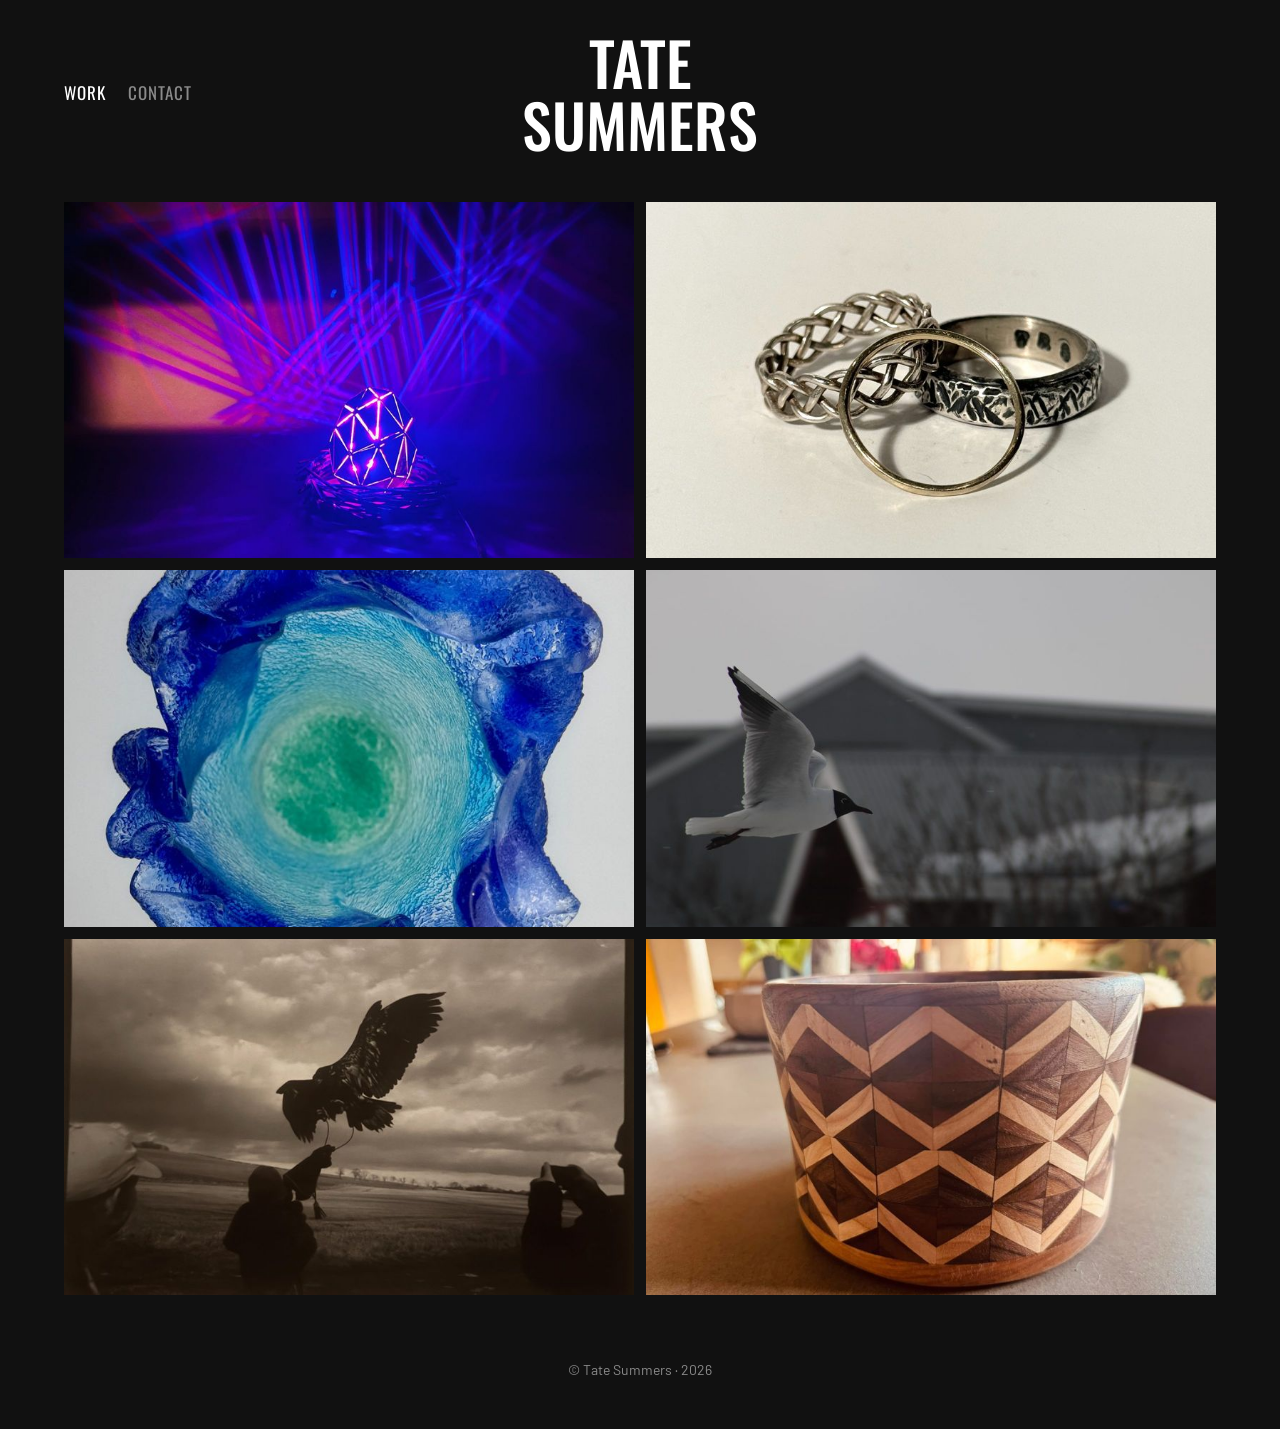
<file: index.html>
<!doctype html>
<html lang="en">
<head>
  <meta charset="utf-8">
  <meta name="viewport" content="width=device-width, initial-scale=1">
  <title>Tate Summers — Portfolio</title>
  <meta name="description" content="Portfolio of Tate Summers: design &amp; technology, jewelry, glasswork, digital and film photography, and wood joinery.">
  <meta property="og:title" content="Tate Summers — Portfolio">
  <meta property="og:type" content="website">
  <meta property="og:image" content="https://summersdesigns.com/images/design-technology/thumb/dt-egg-01.jpg">
  <meta name="theme-color" content="#111111">
  <link rel="icon" href="assets/favicon.svg" type="image/svg+xml">
  <link rel="preconnect" href="https://fonts.googleapis.com">
  <link rel="preconnect" href="https://fonts.gstatic.com" crossorigin>
  <link href="https://fonts.googleapis.com/css2?family=Barlow:wght@400;500&family=Oswald:wght@400;500&display=swap" rel="stylesheet">
  <link rel="stylesheet" href="assets/style.css">
</head>
<body data-page="home">
  <a class="skip" href="#main">Skip to content</a>
  <header class="site-header"></header>
  <main id="main"><noscript><p style="text-align:center">This portfolio needs JavaScript turned on to show the photos.</p></noscript></main>
  <footer class="site-footer"></footer>
  <script src="content.js"></script>
  <script src="assets/site.js"></script>
</body>
</html>
</file>
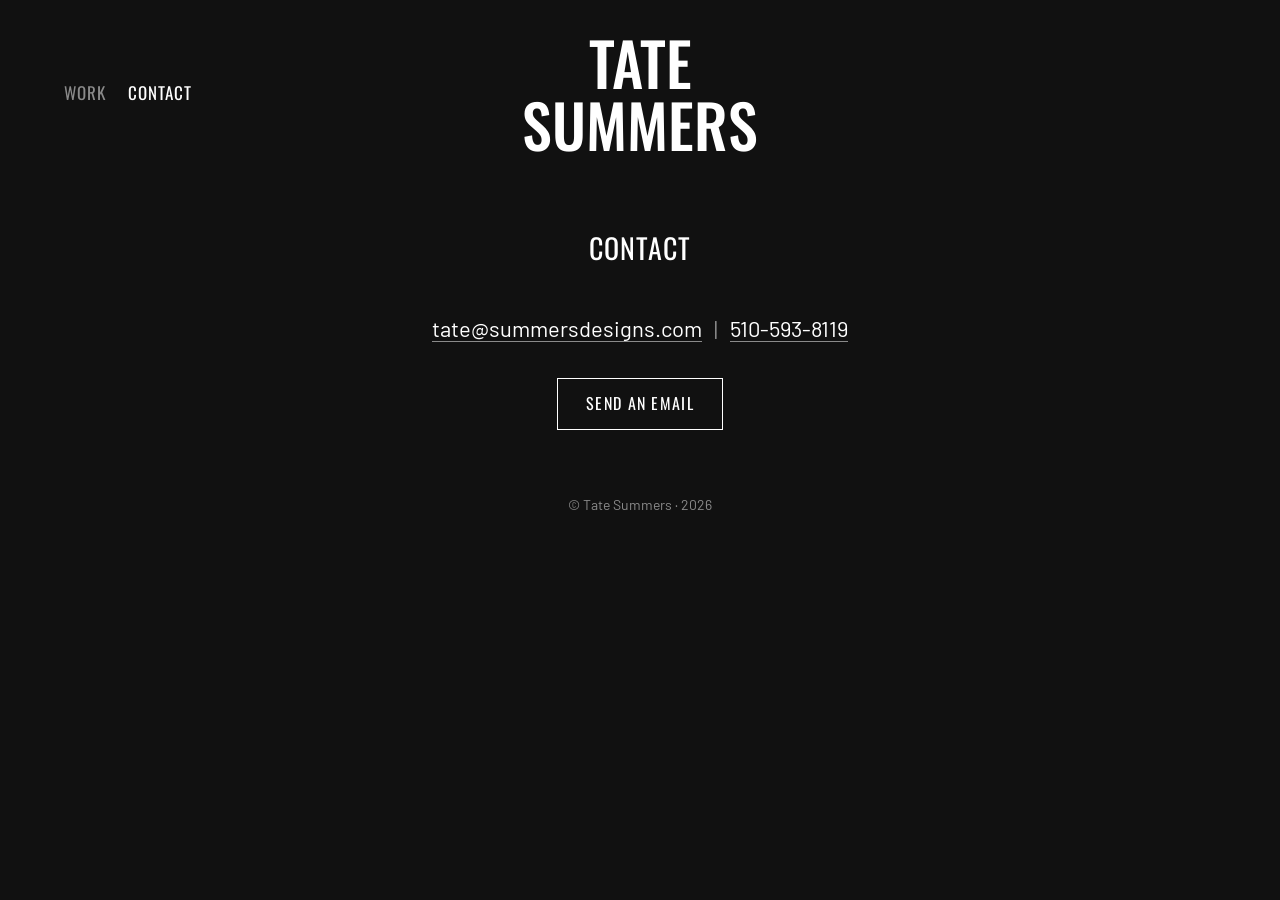
<file: contact.html>
<!doctype html>
<html lang="en">
<head>
  <meta charset="utf-8">
  <meta name="viewport" content="width=device-width, initial-scale=1">
  <title>Contact — Tate Summers</title>
  <meta name="description" content="Portfolio of Tate Summers: design &amp; technology, jewelry, glasswork, digital and film photography, and wood joinery.">
  <meta property="og:title" content="Contact — Tate Summers">
  <meta property="og:type" content="website">
  <meta property="og:image" content="https://summersdesigns.com/images/design-technology/thumb/dt-egg-01.jpg">
  <meta name="theme-color" content="#111111">
  <link rel="icon" href="assets/favicon.svg" type="image/svg+xml">
  <link rel="preconnect" href="https://fonts.googleapis.com">
  <link rel="preconnect" href="https://fonts.gstatic.com" crossorigin>
  <link href="https://fonts.googleapis.com/css2?family=Barlow:wght@400;500&family=Oswald:wght@400;500&display=swap" rel="stylesheet">
  <link rel="stylesheet" href="assets/style.css">
</head>
<body data-page="contact">
  <a class="skip" href="#main">Skip to content</a>
  <header class="site-header"></header>
  <main id="main"><noscript><p style="text-align:center">This portfolio needs JavaScript turned on to show the photos.</p></noscript></main>
  <footer class="site-footer"></footer>
  <script src="content.js"></script>
  <script src="assets/site.js"></script>
</body>
</html>
</file>
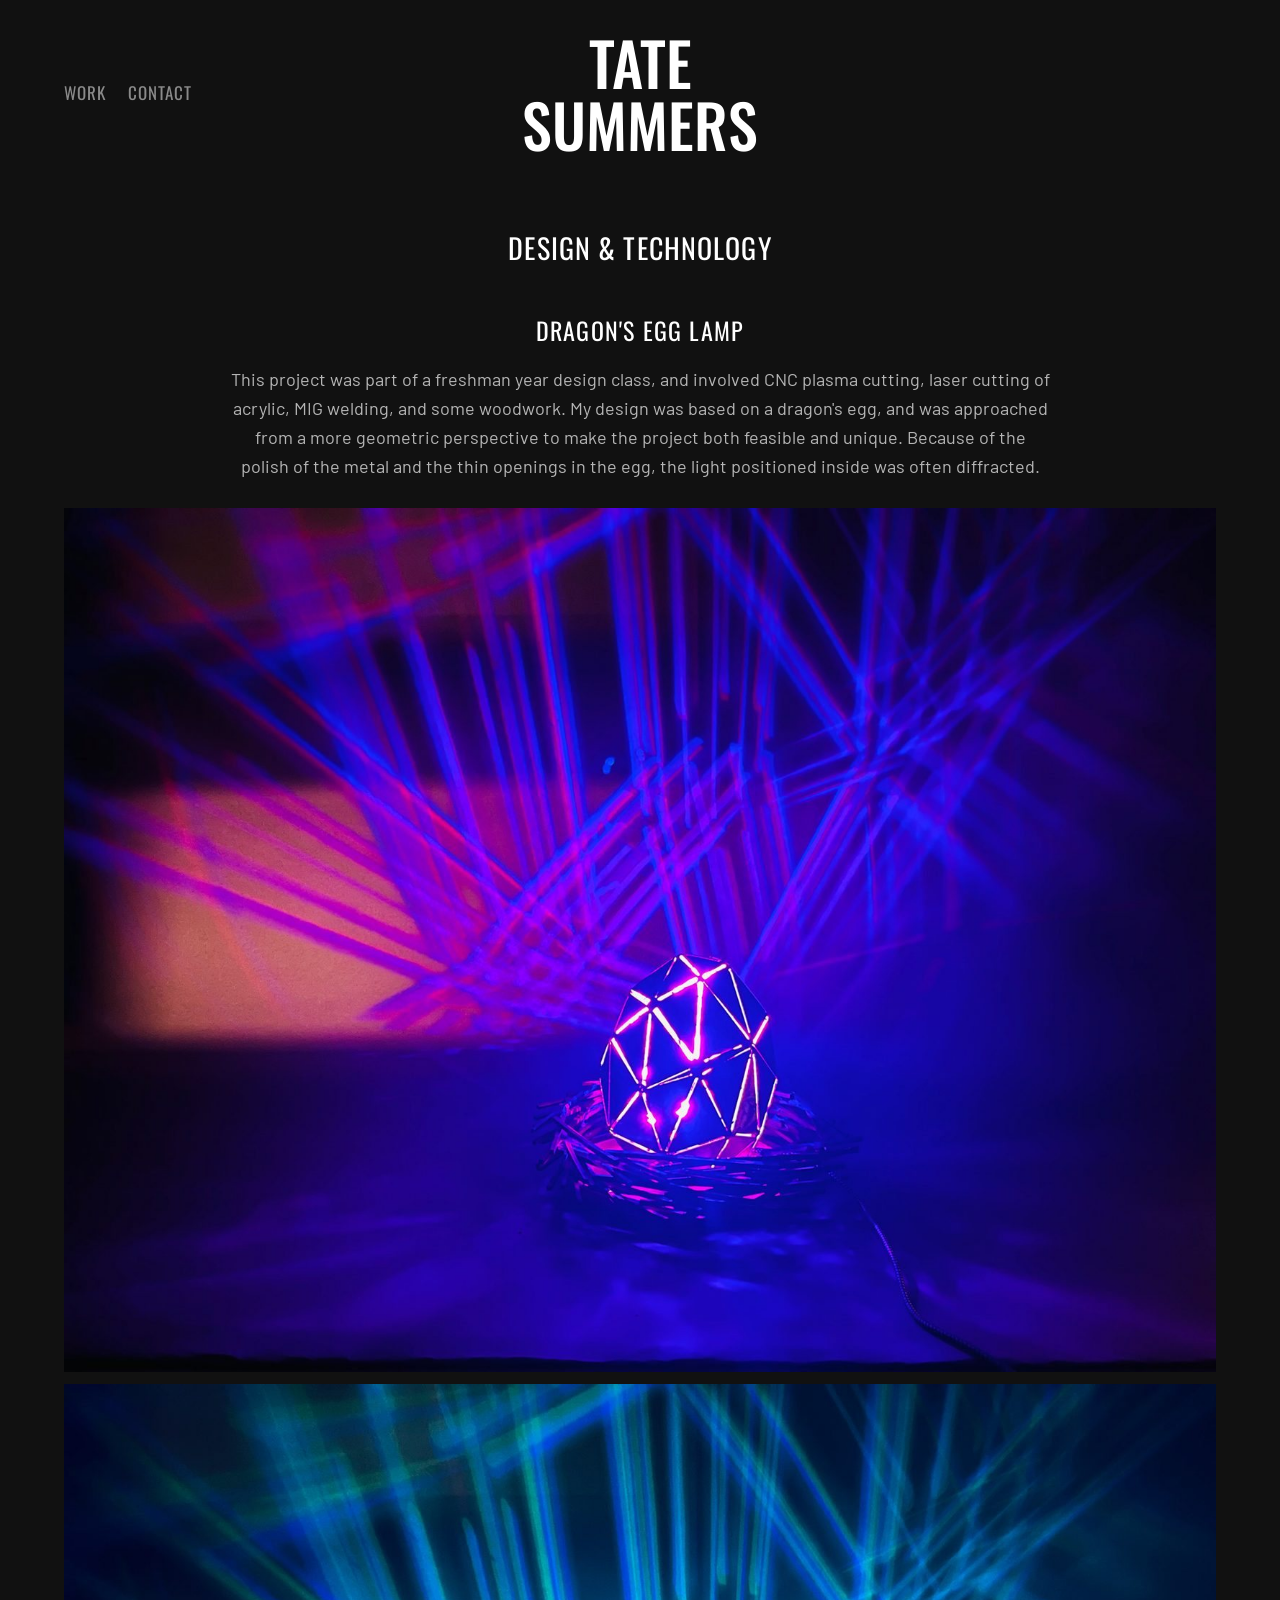
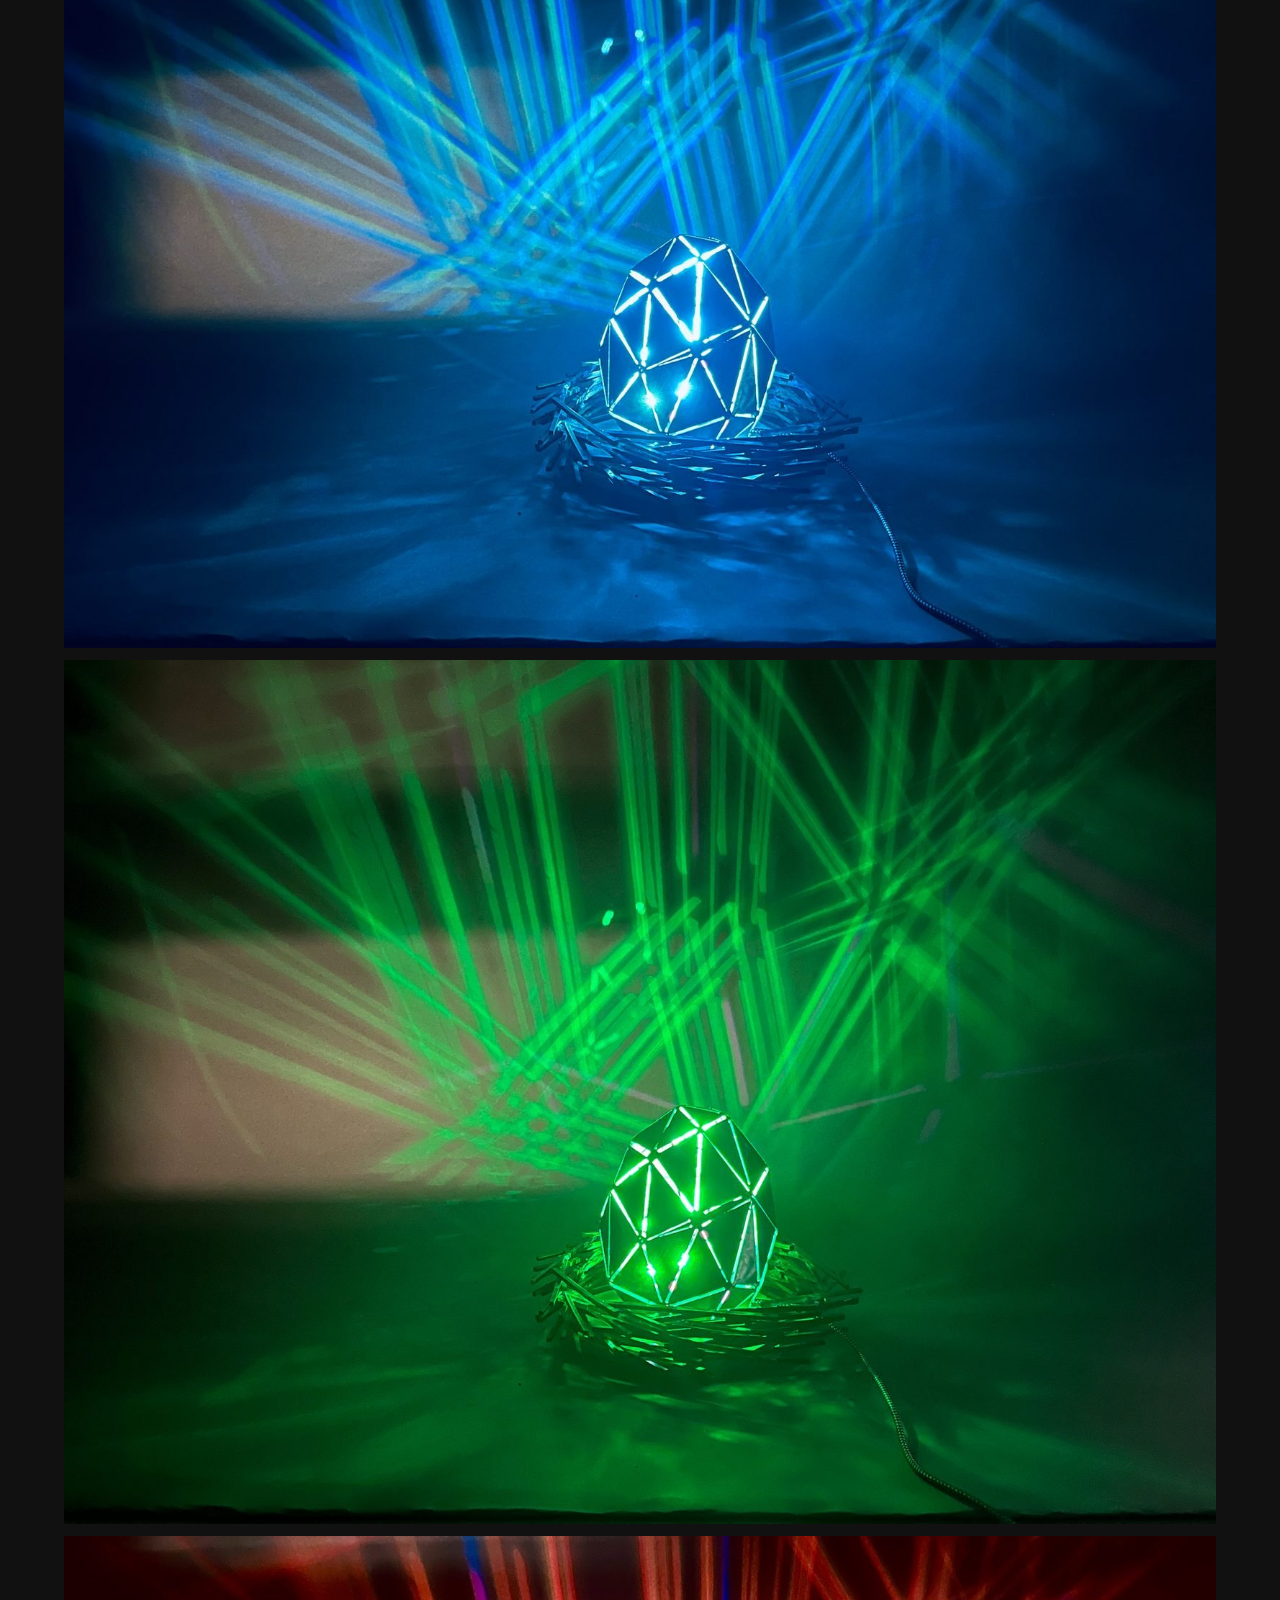
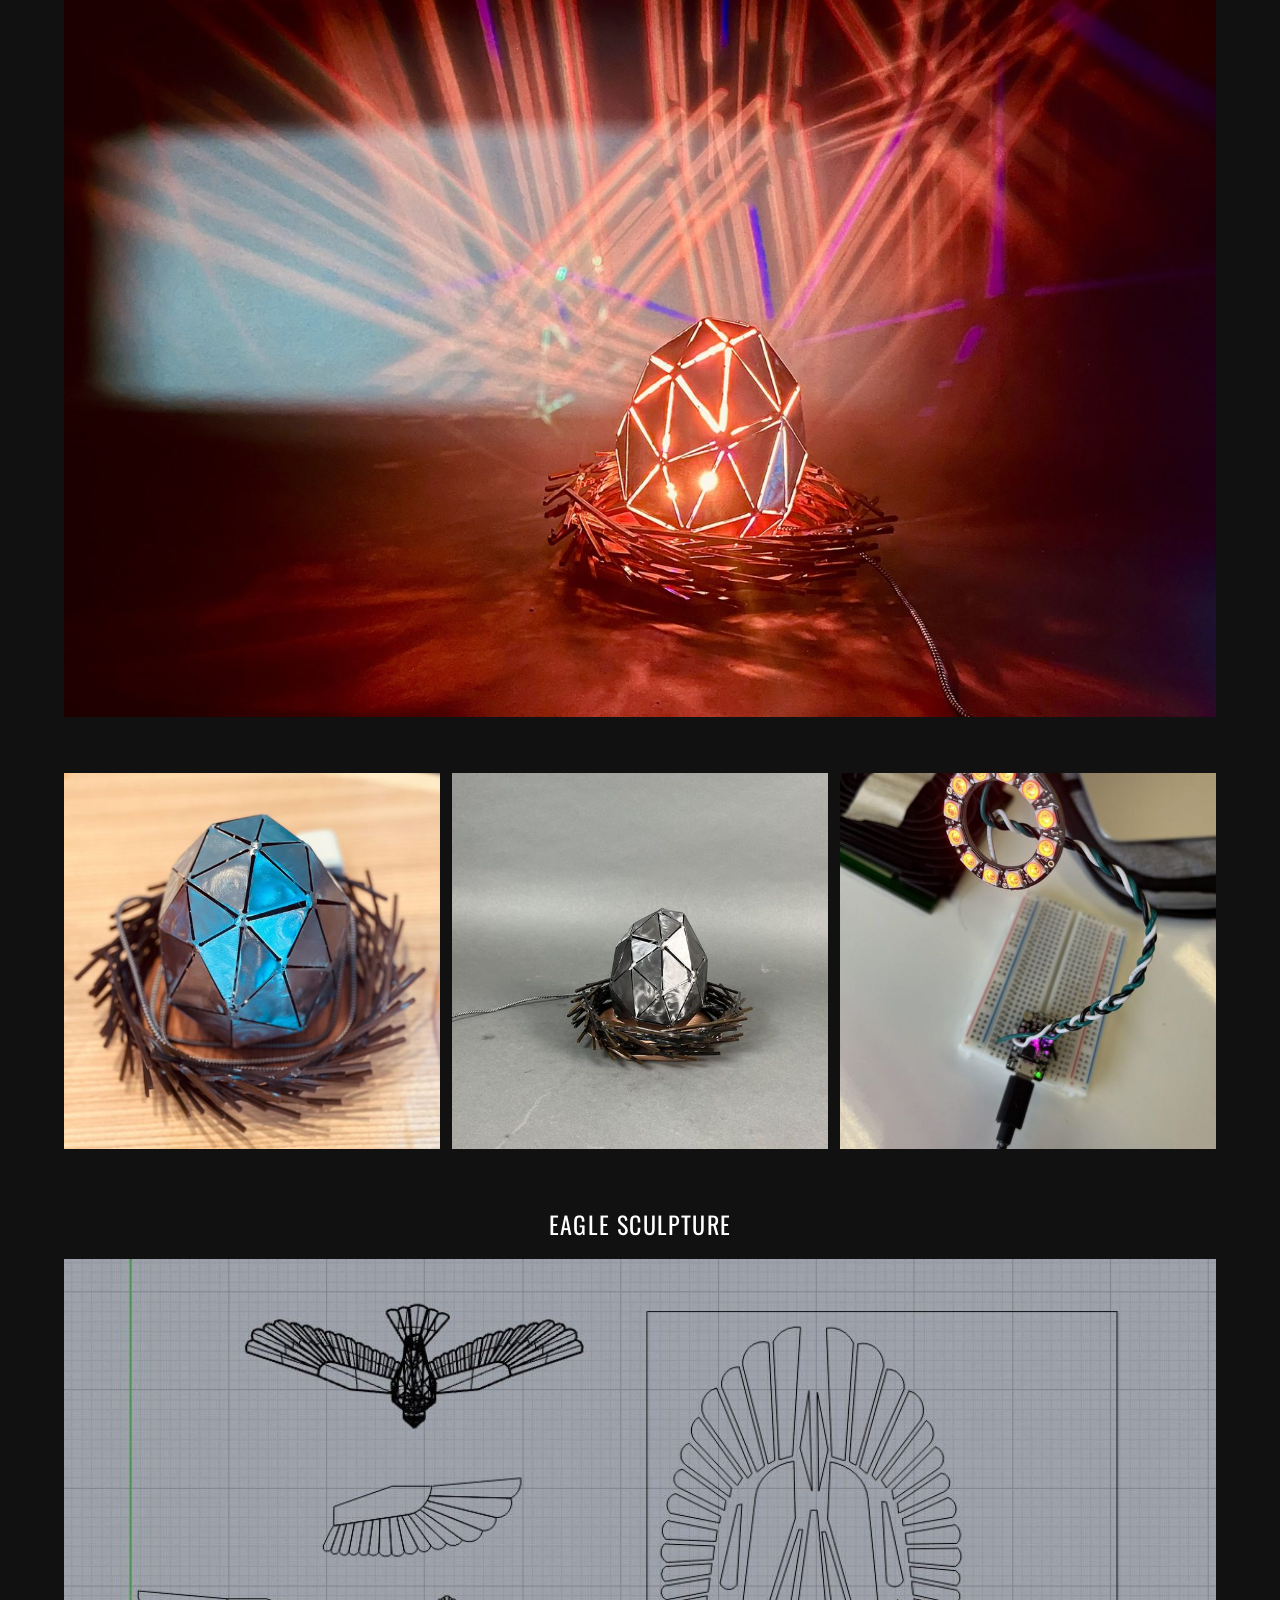
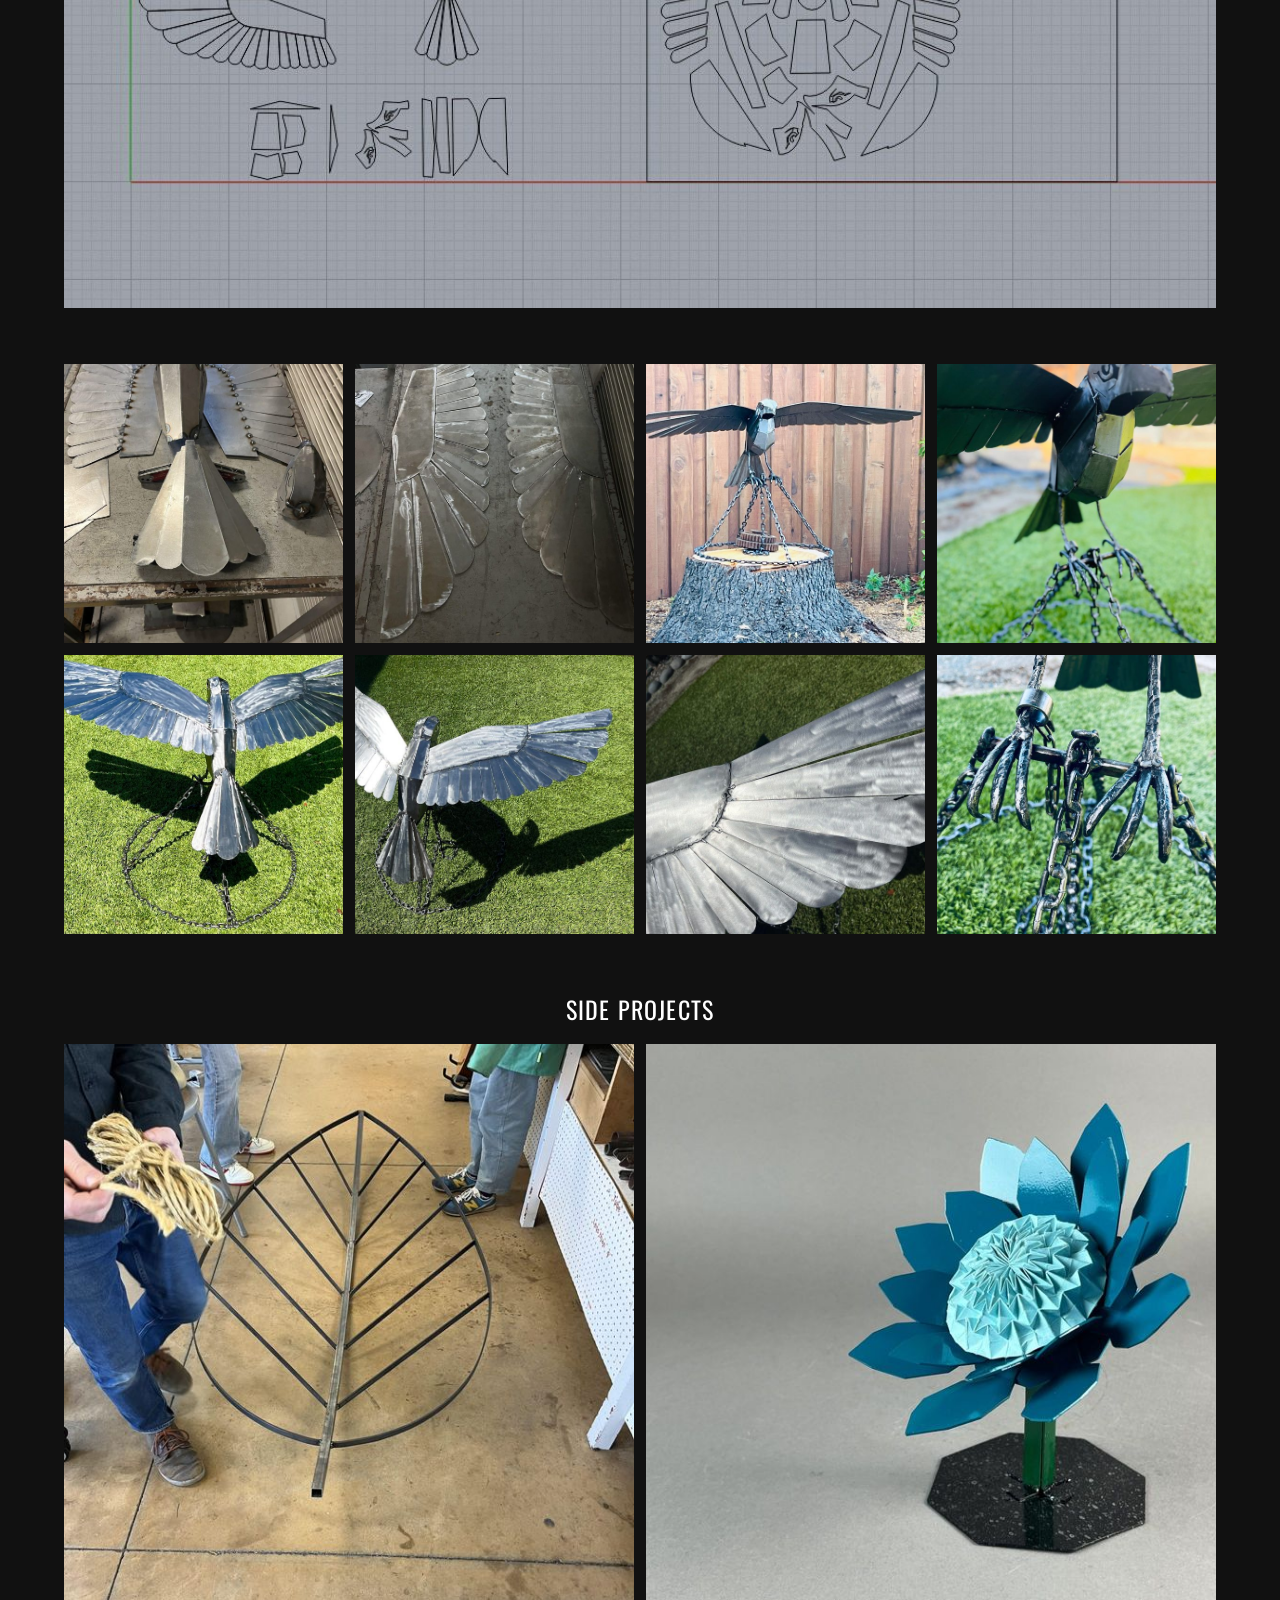
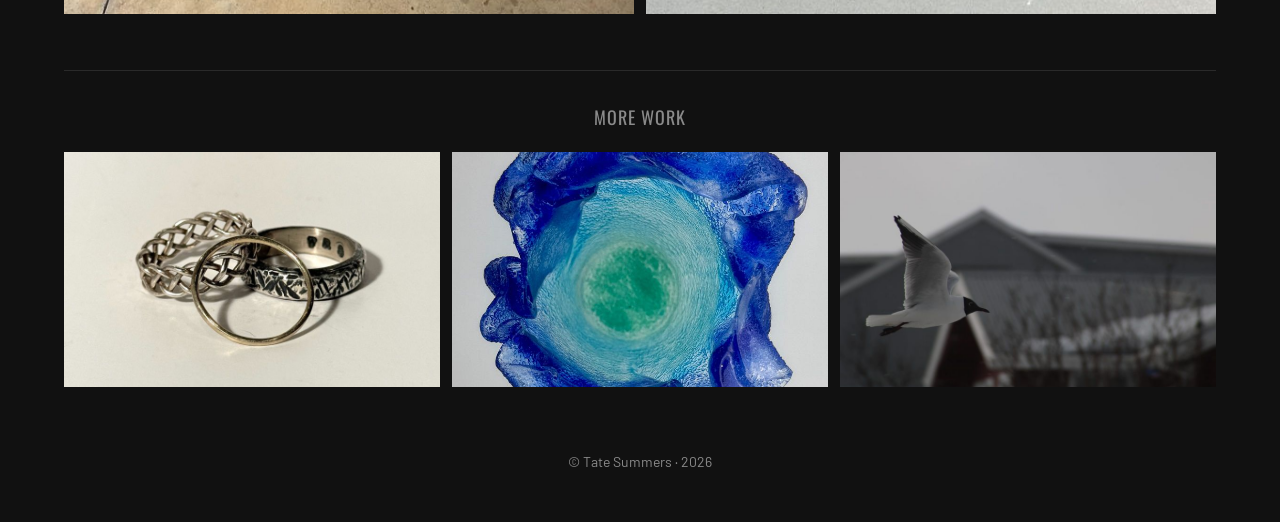
<file: design-technology.html>
<!doctype html>
<html lang="en">
<head>
  <meta charset="utf-8">
  <meta name="viewport" content="width=device-width, initial-scale=1">
  <title>Design & Technology — Tate Summers</title>
  <meta name="description" content="Portfolio of Tate Summers: design &amp; technology, jewelry, glasswork, digital and film photography, and wood joinery.">
  <meta property="og:title" content="Design & Technology — Tate Summers">
  <meta property="og:type" content="website">
  <meta property="og:image" content="https://summersdesigns.com/images/design-technology/thumb/dt-egg-01.jpg">
  <meta name="theme-color" content="#111111">
  <link rel="icon" href="assets/favicon.svg" type="image/svg+xml">
  <link rel="preconnect" href="https://fonts.googleapis.com">
  <link rel="preconnect" href="https://fonts.gstatic.com" crossorigin>
  <link href="https://fonts.googleapis.com/css2?family=Barlow:wght@400;500&family=Oswald:wght@400;500&display=swap" rel="stylesheet">
  <link rel="stylesheet" href="assets/style.css">
</head>
<body data-page="design-technology">
  <a class="skip" href="#main">Skip to content</a>
  <header class="site-header"></header>
  <main id="main"><noscript><p style="text-align:center">This portfolio needs JavaScript turned on to show the photos.</p></noscript></main>
  <footer class="site-footer"></footer>
  <script src="content.js"></script>
  <script src="assets/site.js"></script>
</body>
</html>
</file>
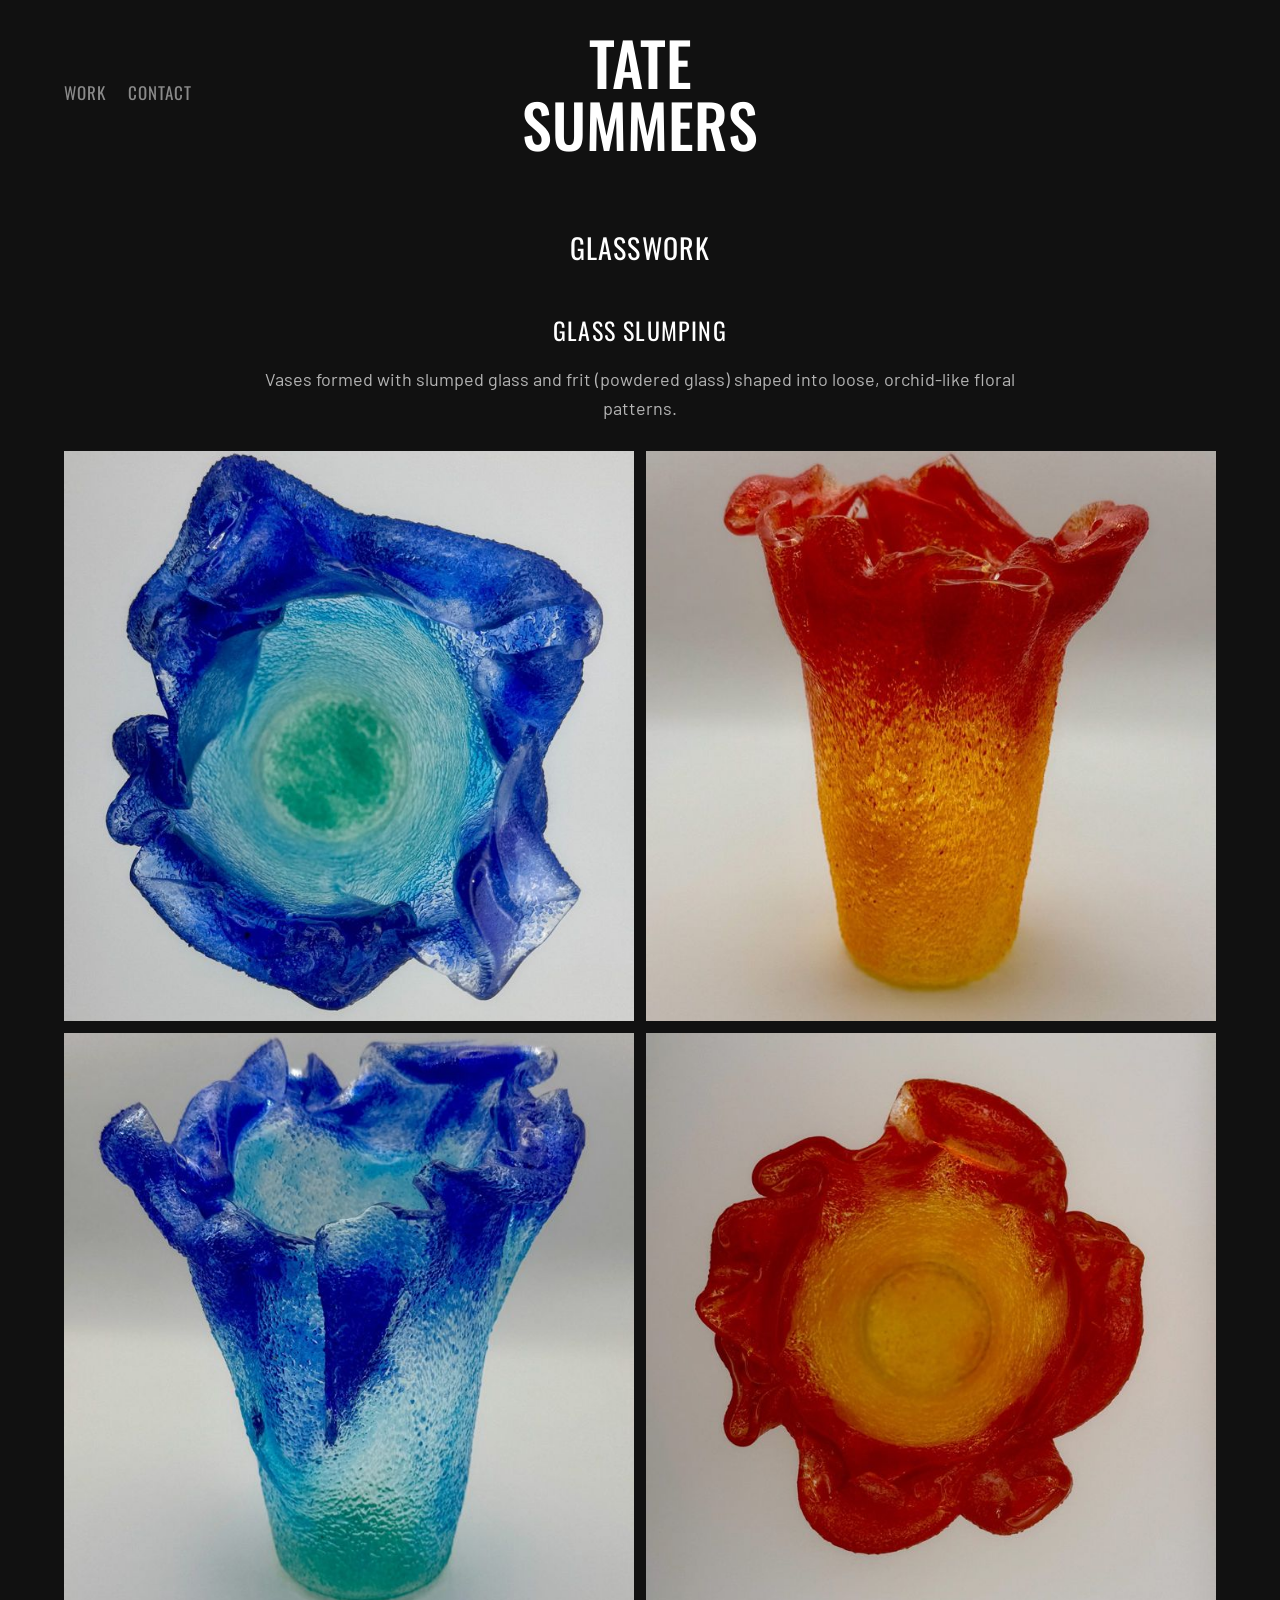
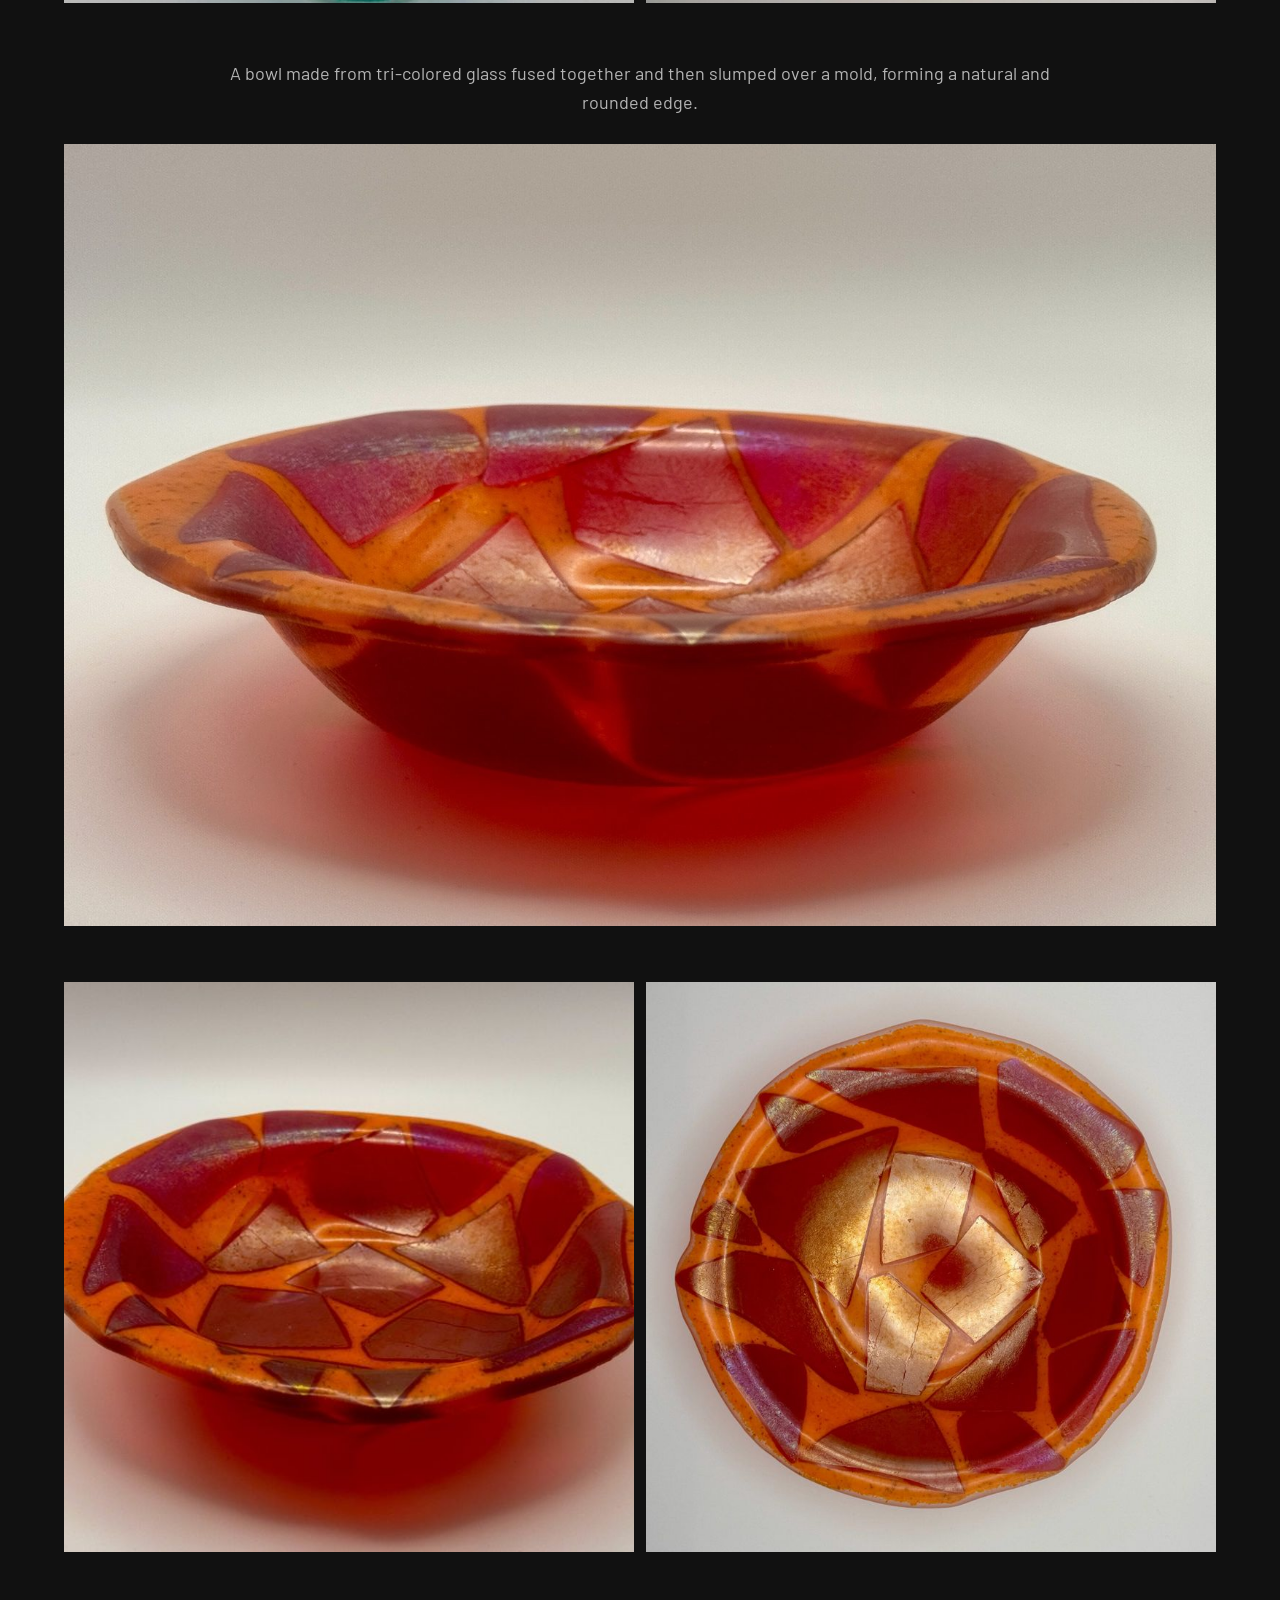
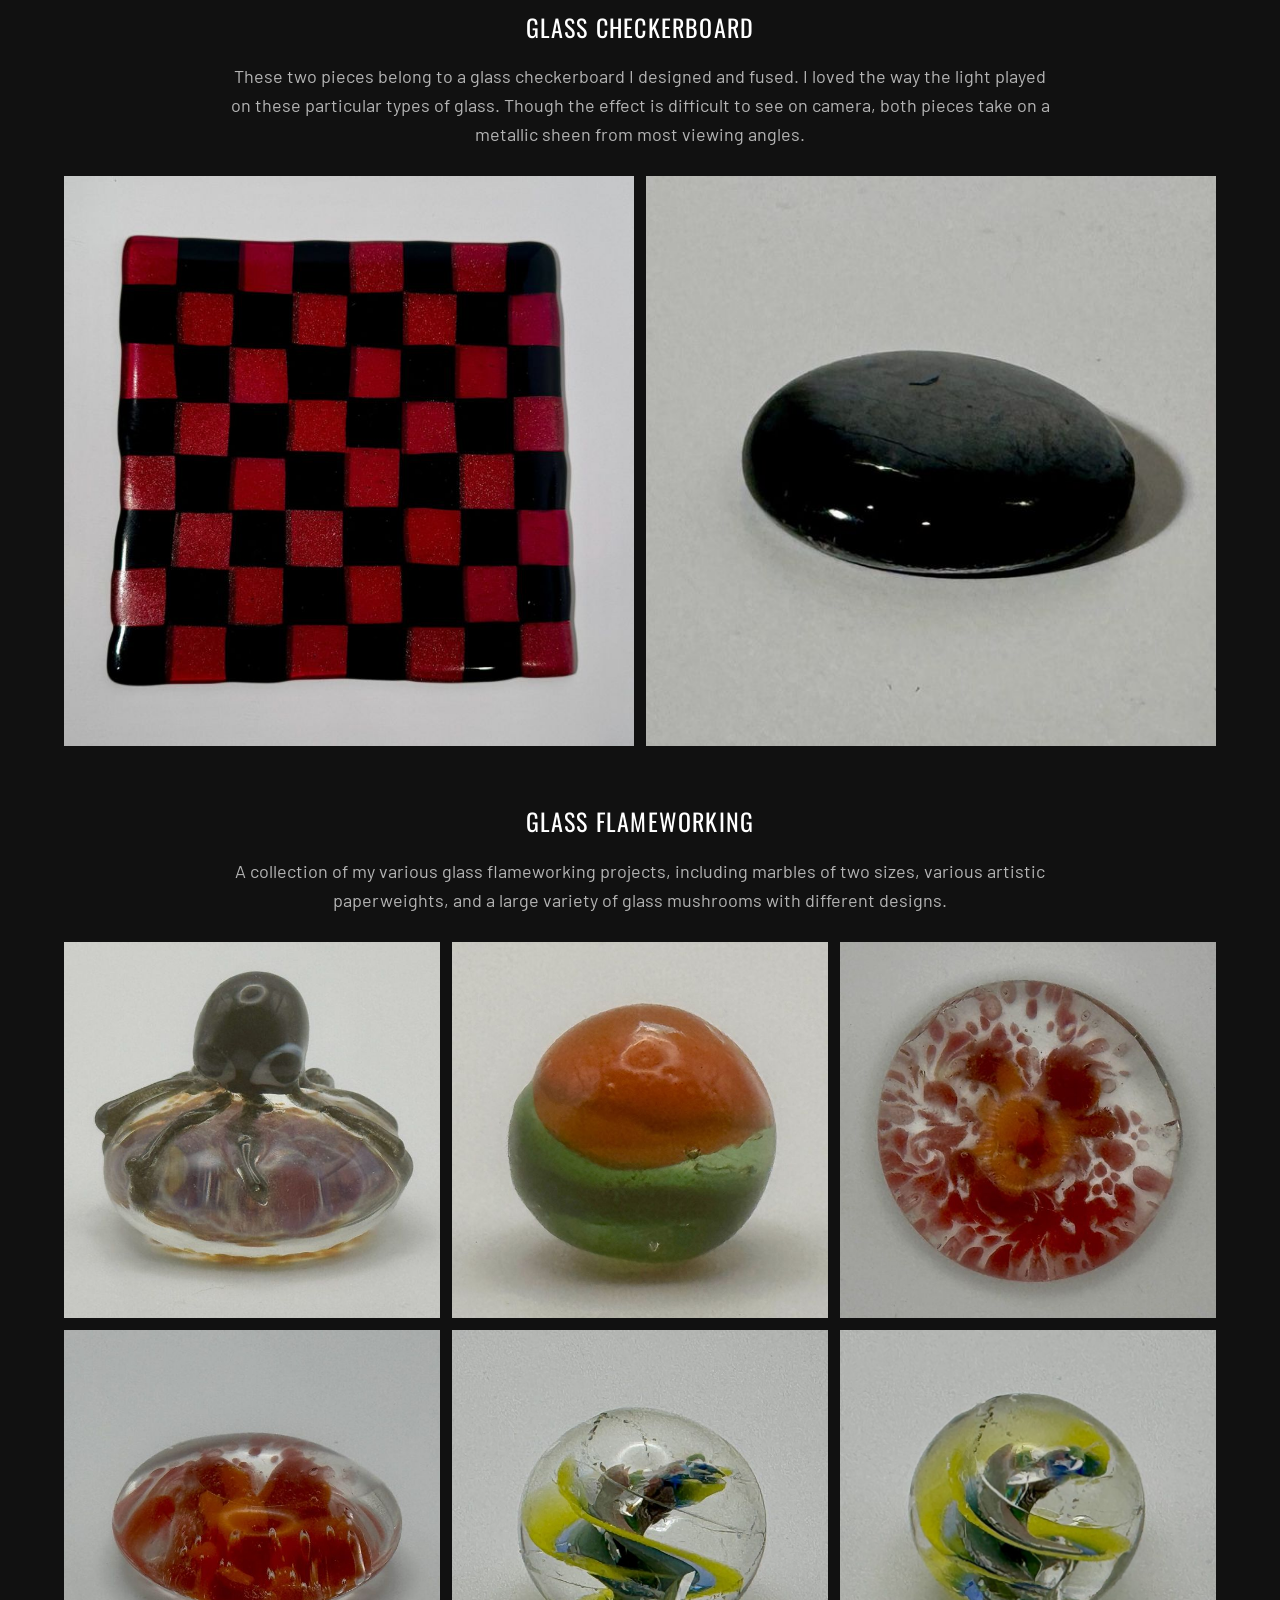
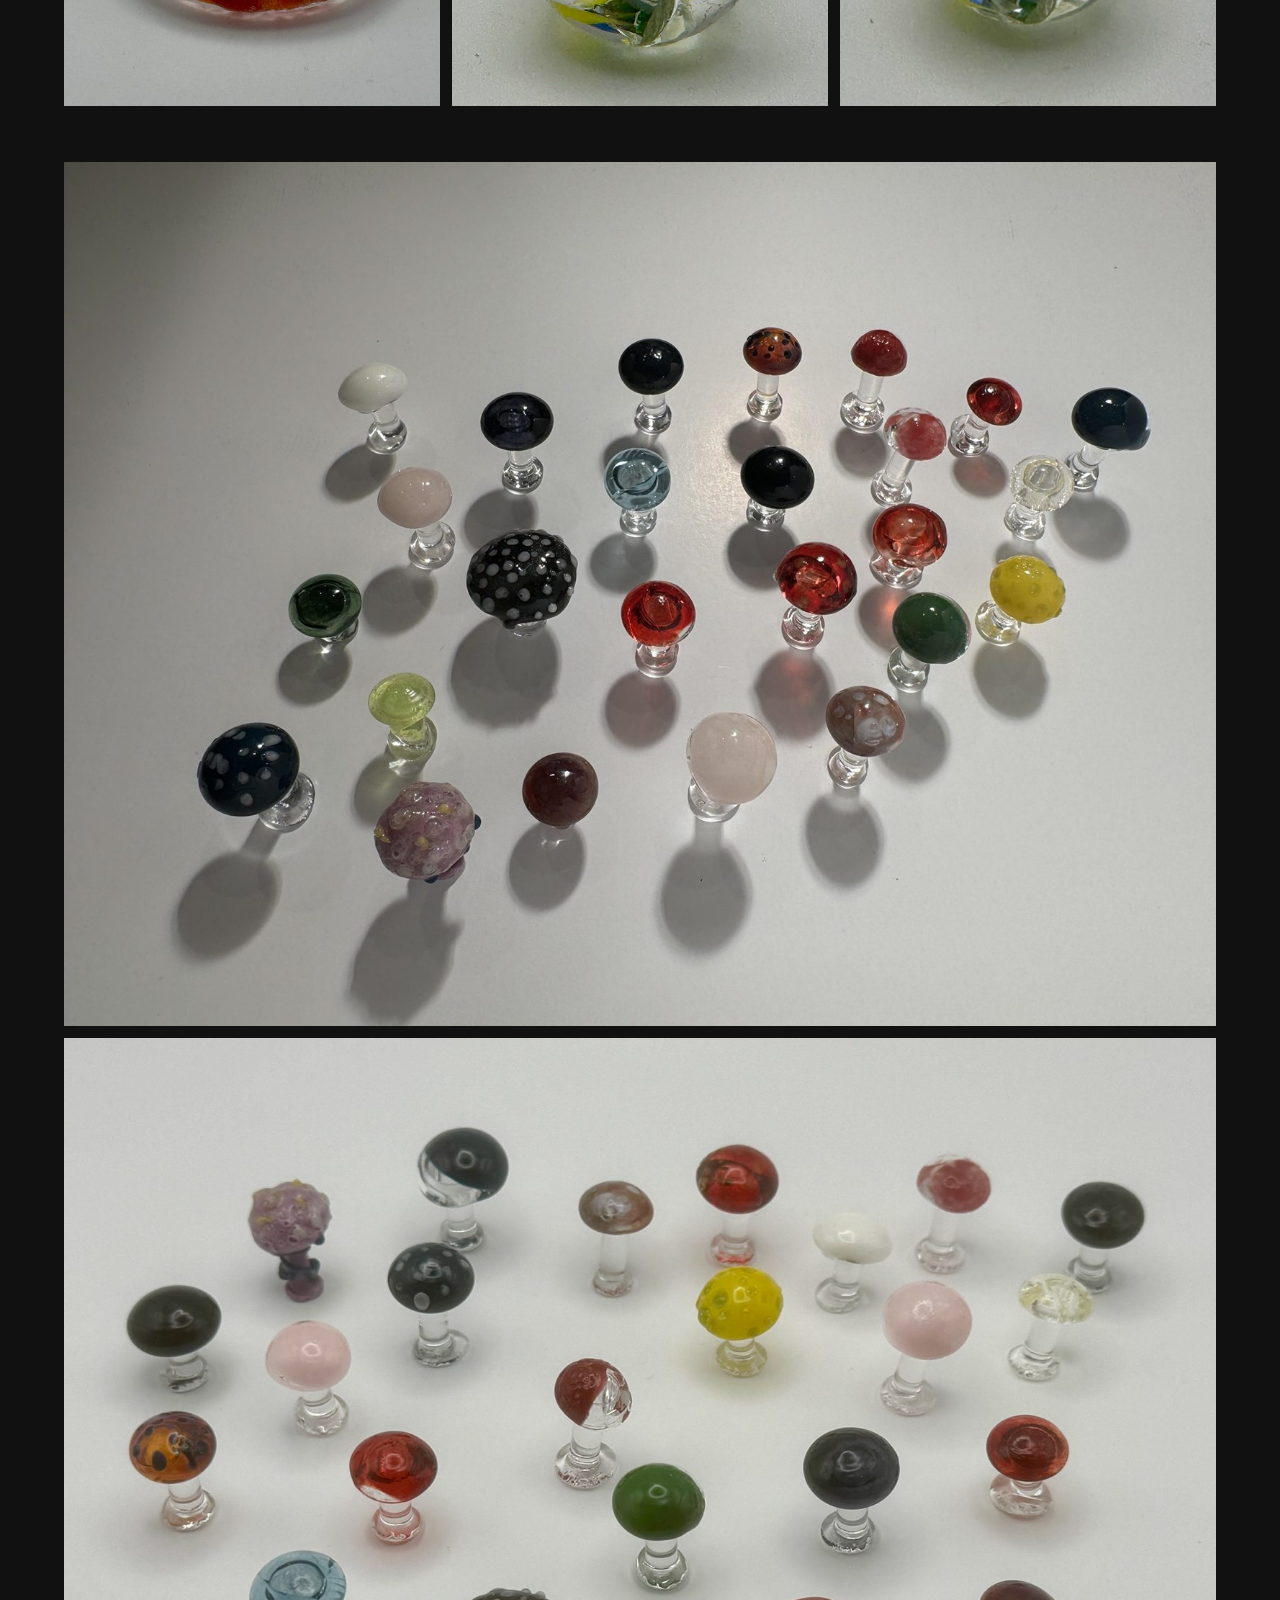
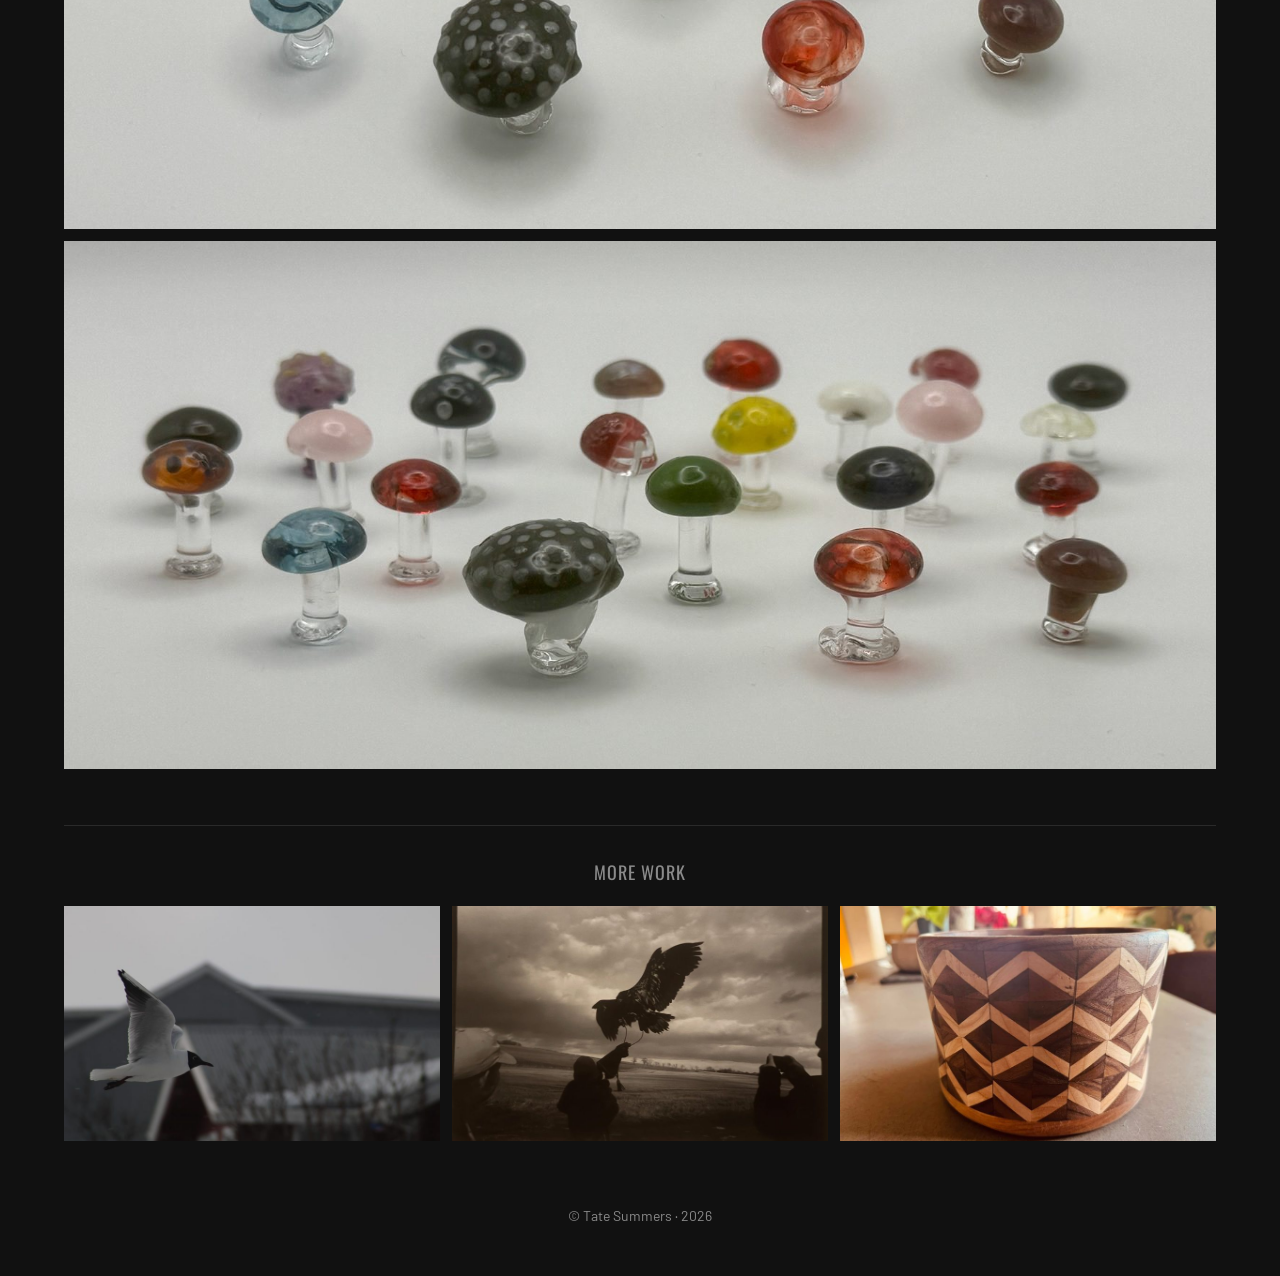
<file: glasswork.html>
<!doctype html>
<html lang="en">
<head>
  <meta charset="utf-8">
  <meta name="viewport" content="width=device-width, initial-scale=1">
  <title>Glasswork — Tate Summers</title>
  <meta name="description" content="Portfolio of Tate Summers: design &amp; technology, jewelry, glasswork, digital and film photography, and wood joinery.">
  <meta property="og:title" content="Glasswork — Tate Summers">
  <meta property="og:type" content="website">
  <meta property="og:image" content="https://summersdesigns.com/images/glasswork/thumb/gl-vase-01.jpg">
  <meta name="theme-color" content="#111111">
  <link rel="icon" href="assets/favicon.svg" type="image/svg+xml">
  <link rel="preconnect" href="https://fonts.googleapis.com">
  <link rel="preconnect" href="https://fonts.gstatic.com" crossorigin>
  <link href="https://fonts.googleapis.com/css2?family=Barlow:wght@400;500&family=Oswald:wght@400;500&display=swap" rel="stylesheet">
  <link rel="stylesheet" href="assets/style.css">
</head>
<body data-page="glasswork">
  <a class="skip" href="#main">Skip to content</a>
  <header class="site-header"></header>
  <main id="main"><noscript><p style="text-align:center">This portfolio needs JavaScript turned on to show the photos.</p></noscript></main>
  <footer class="site-footer"></footer>
  <script src="content.js"></script>
  <script src="assets/site.js"></script>
</body>
</html>
</file>
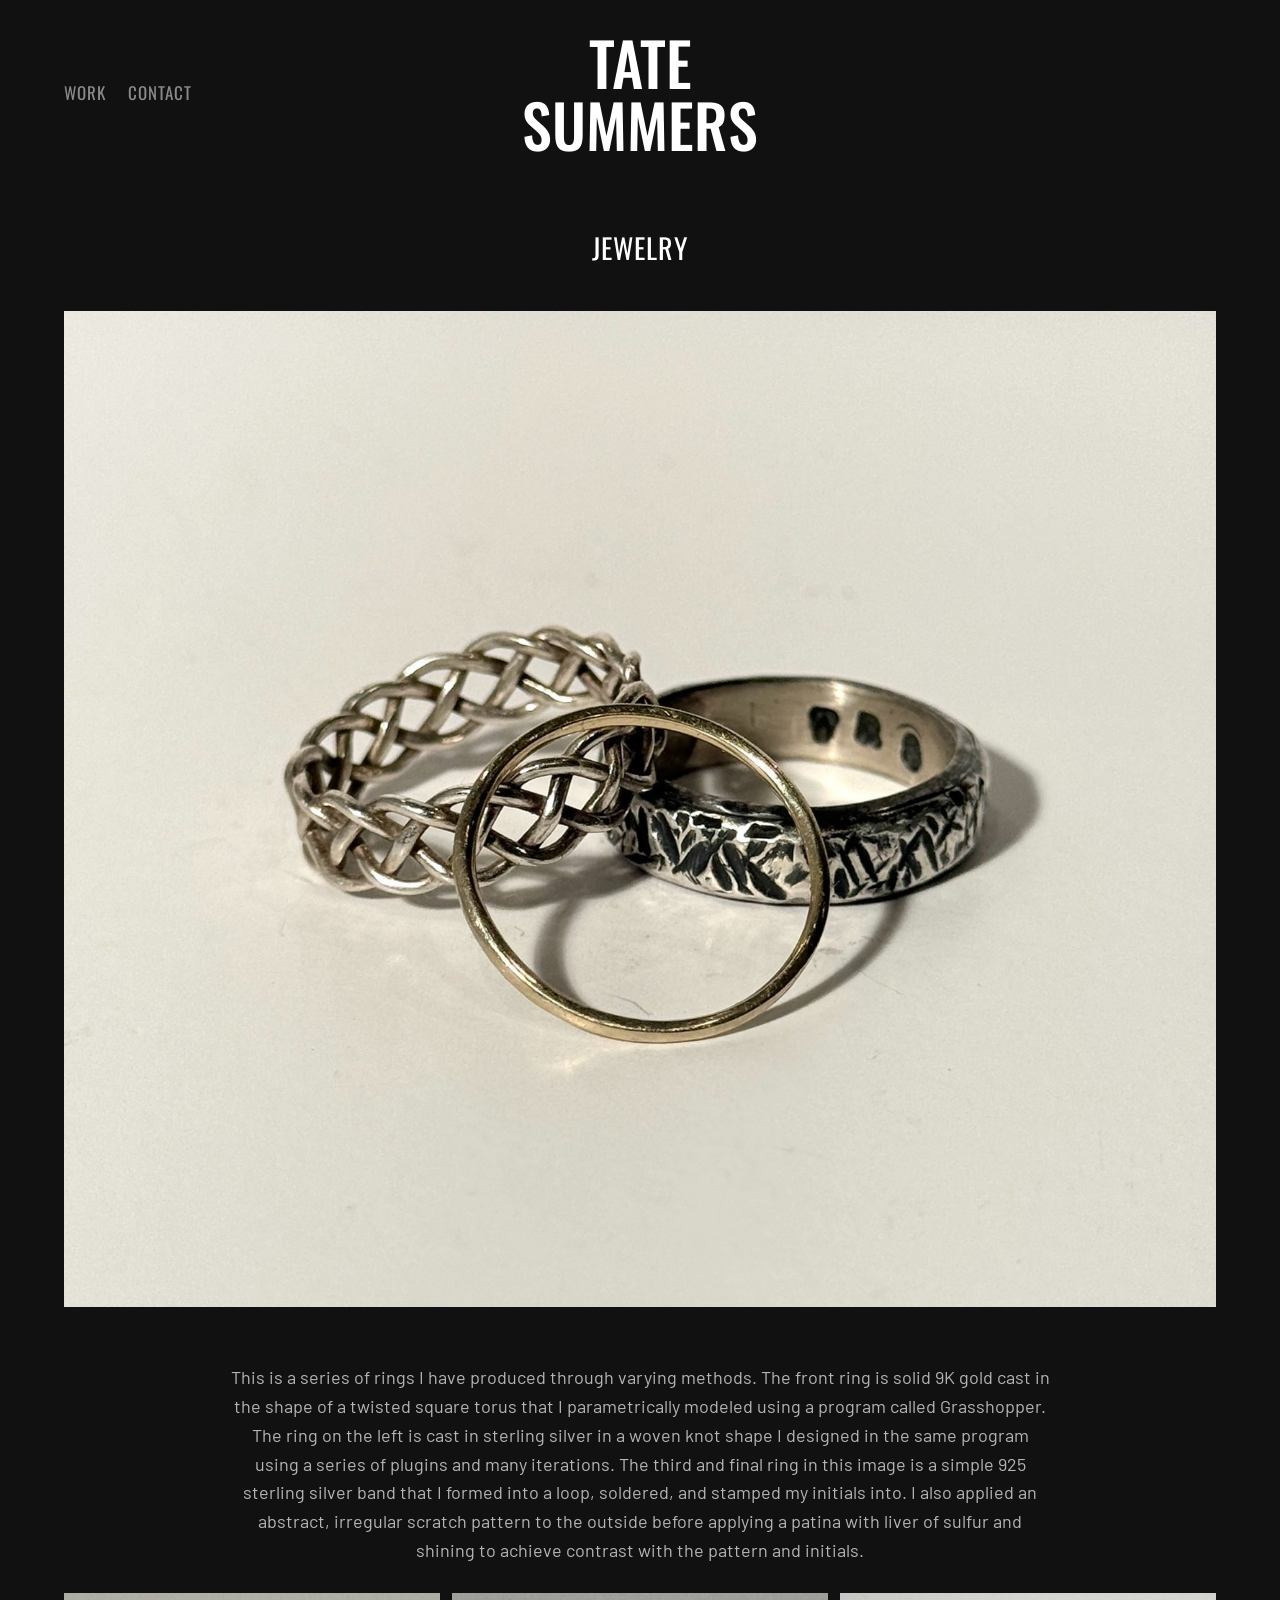
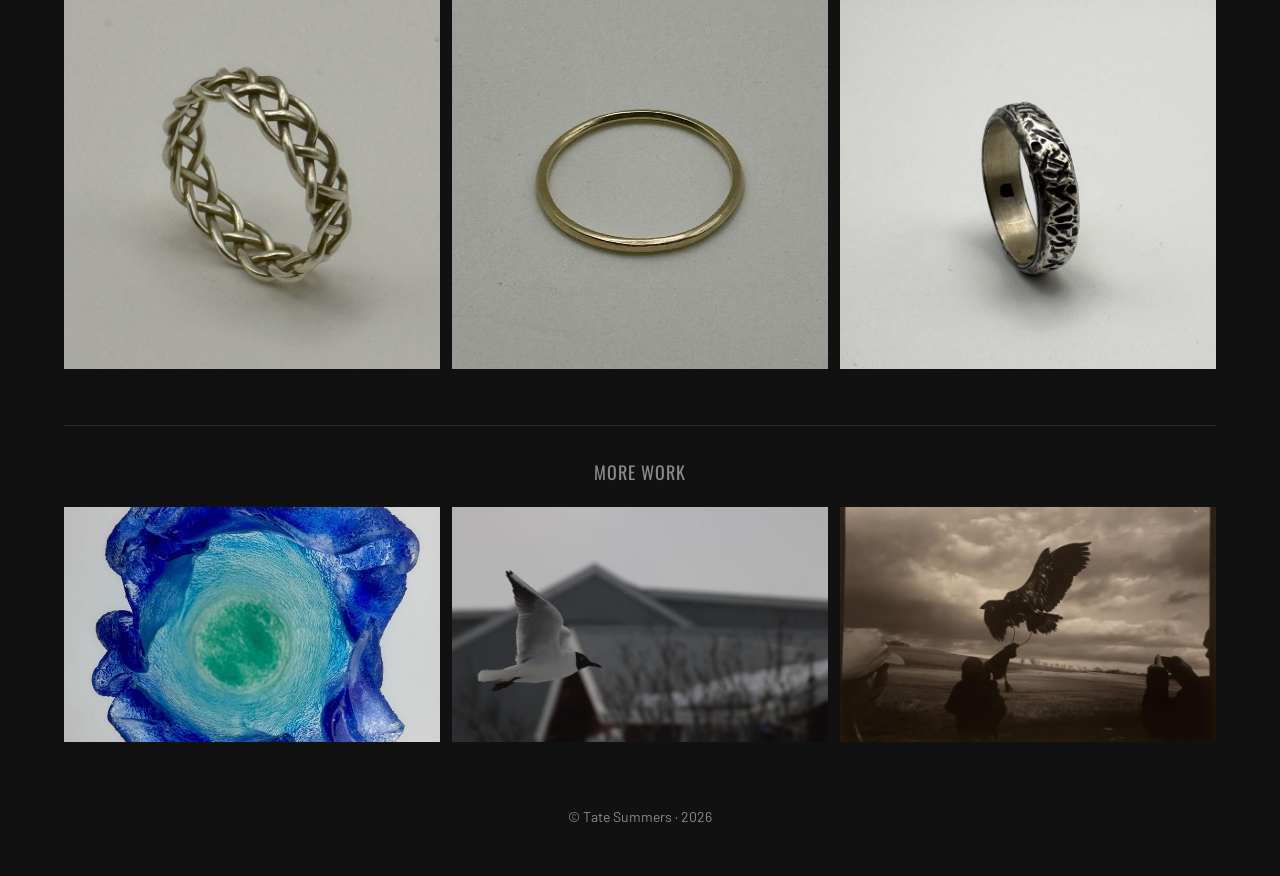
<file: jewelry.html>
<!doctype html>
<html lang="en">
<head>
  <meta charset="utf-8">
  <meta name="viewport" content="width=device-width, initial-scale=1">
  <title>Jewelry — Tate Summers</title>
  <meta name="description" content="Portfolio of Tate Summers: design &amp; technology, jewelry, glasswork, digital and film photography, and wood joinery.">
  <meta property="og:title" content="Jewelry — Tate Summers">
  <meta property="og:type" content="website">
  <meta property="og:image" content="https://summersdesigns.com/images/jewelry/thumb/jw-rings-01.jpg">
  <meta name="theme-color" content="#111111">
  <link rel="icon" href="assets/favicon.svg" type="image/svg+xml">
  <link rel="preconnect" href="https://fonts.googleapis.com">
  <link rel="preconnect" href="https://fonts.gstatic.com" crossorigin>
  <link href="https://fonts.googleapis.com/css2?family=Barlow:wght@400;500&family=Oswald:wght@400;500&display=swap" rel="stylesheet">
  <link rel="stylesheet" href="assets/style.css">
</head>
<body data-page="jewelry">
  <a class="skip" href="#main">Skip to content</a>
  <header class="site-header"></header>
  <main id="main"><noscript><p style="text-align:center">This portfolio needs JavaScript turned on to show the photos.</p></noscript></main>
  <footer class="site-footer"></footer>
  <script src="content.js"></script>
  <script src="assets/site.js"></script>
</body>
</html>
</file>
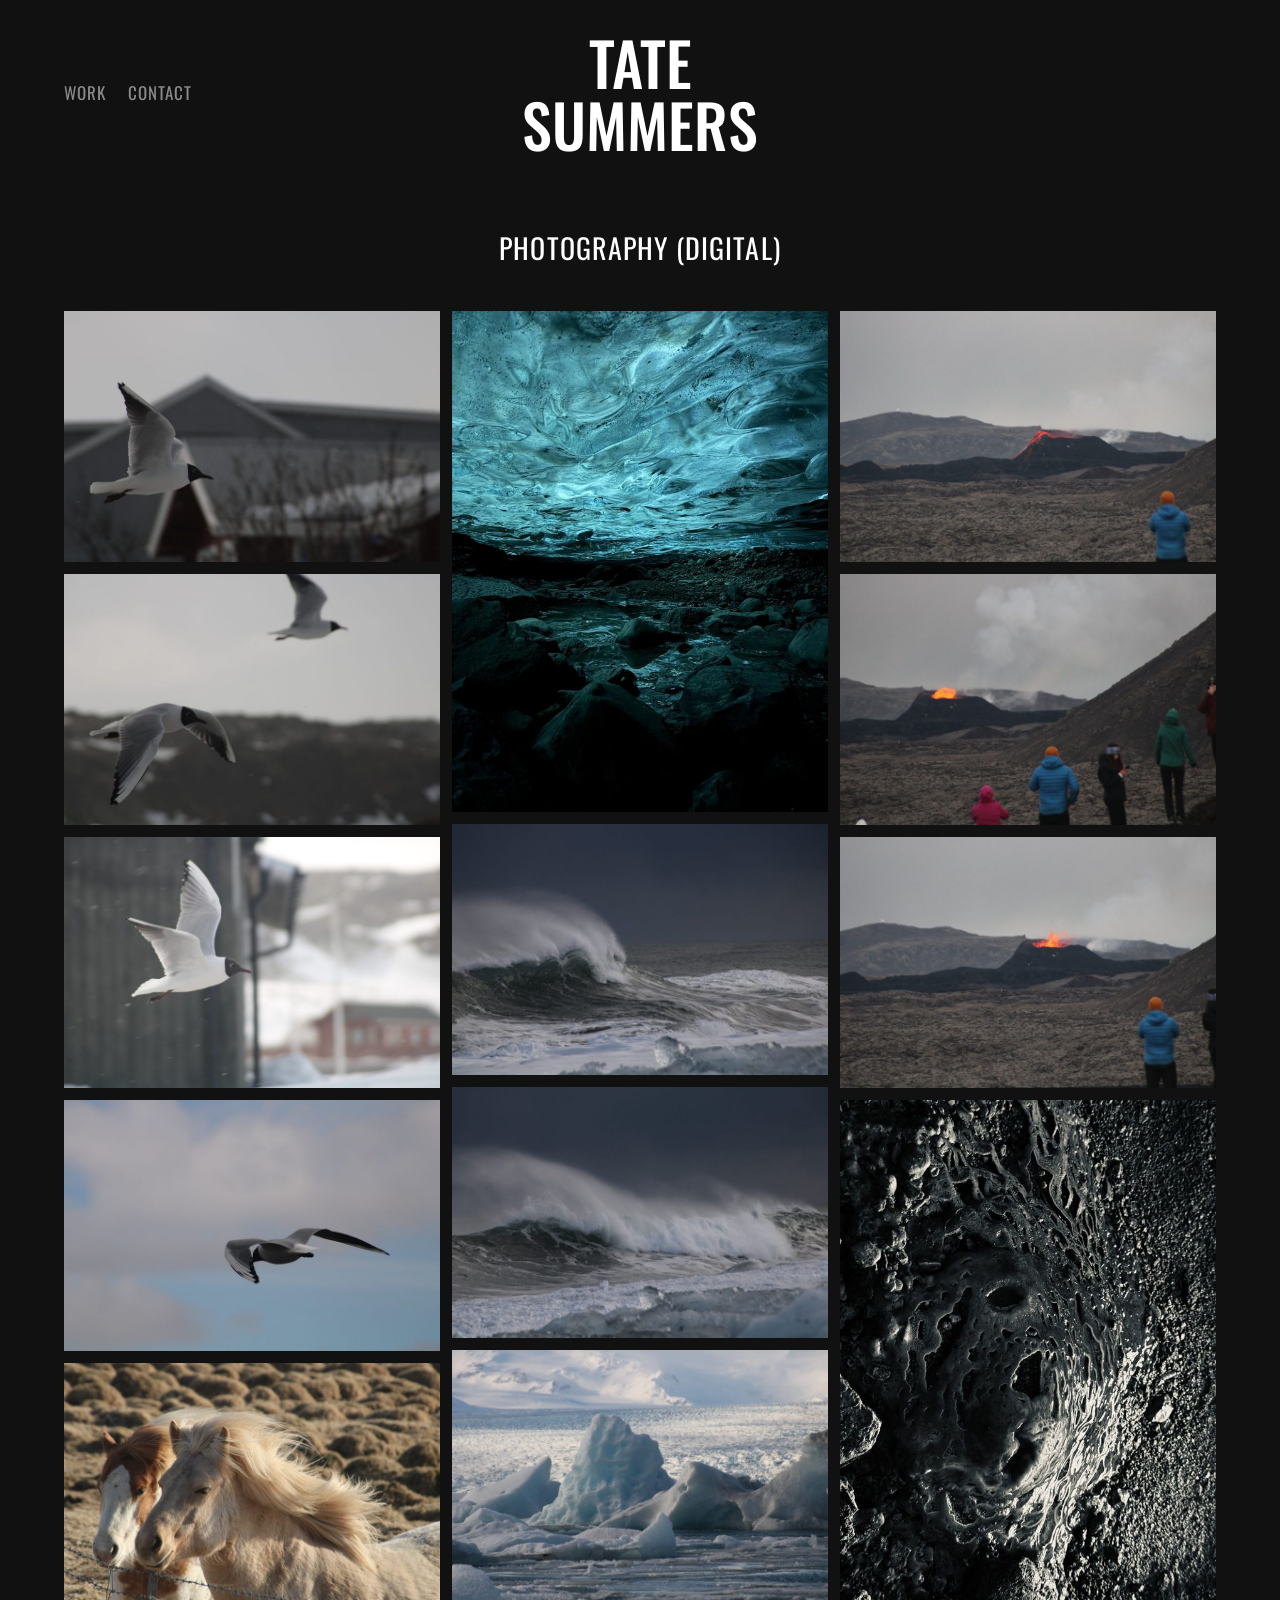
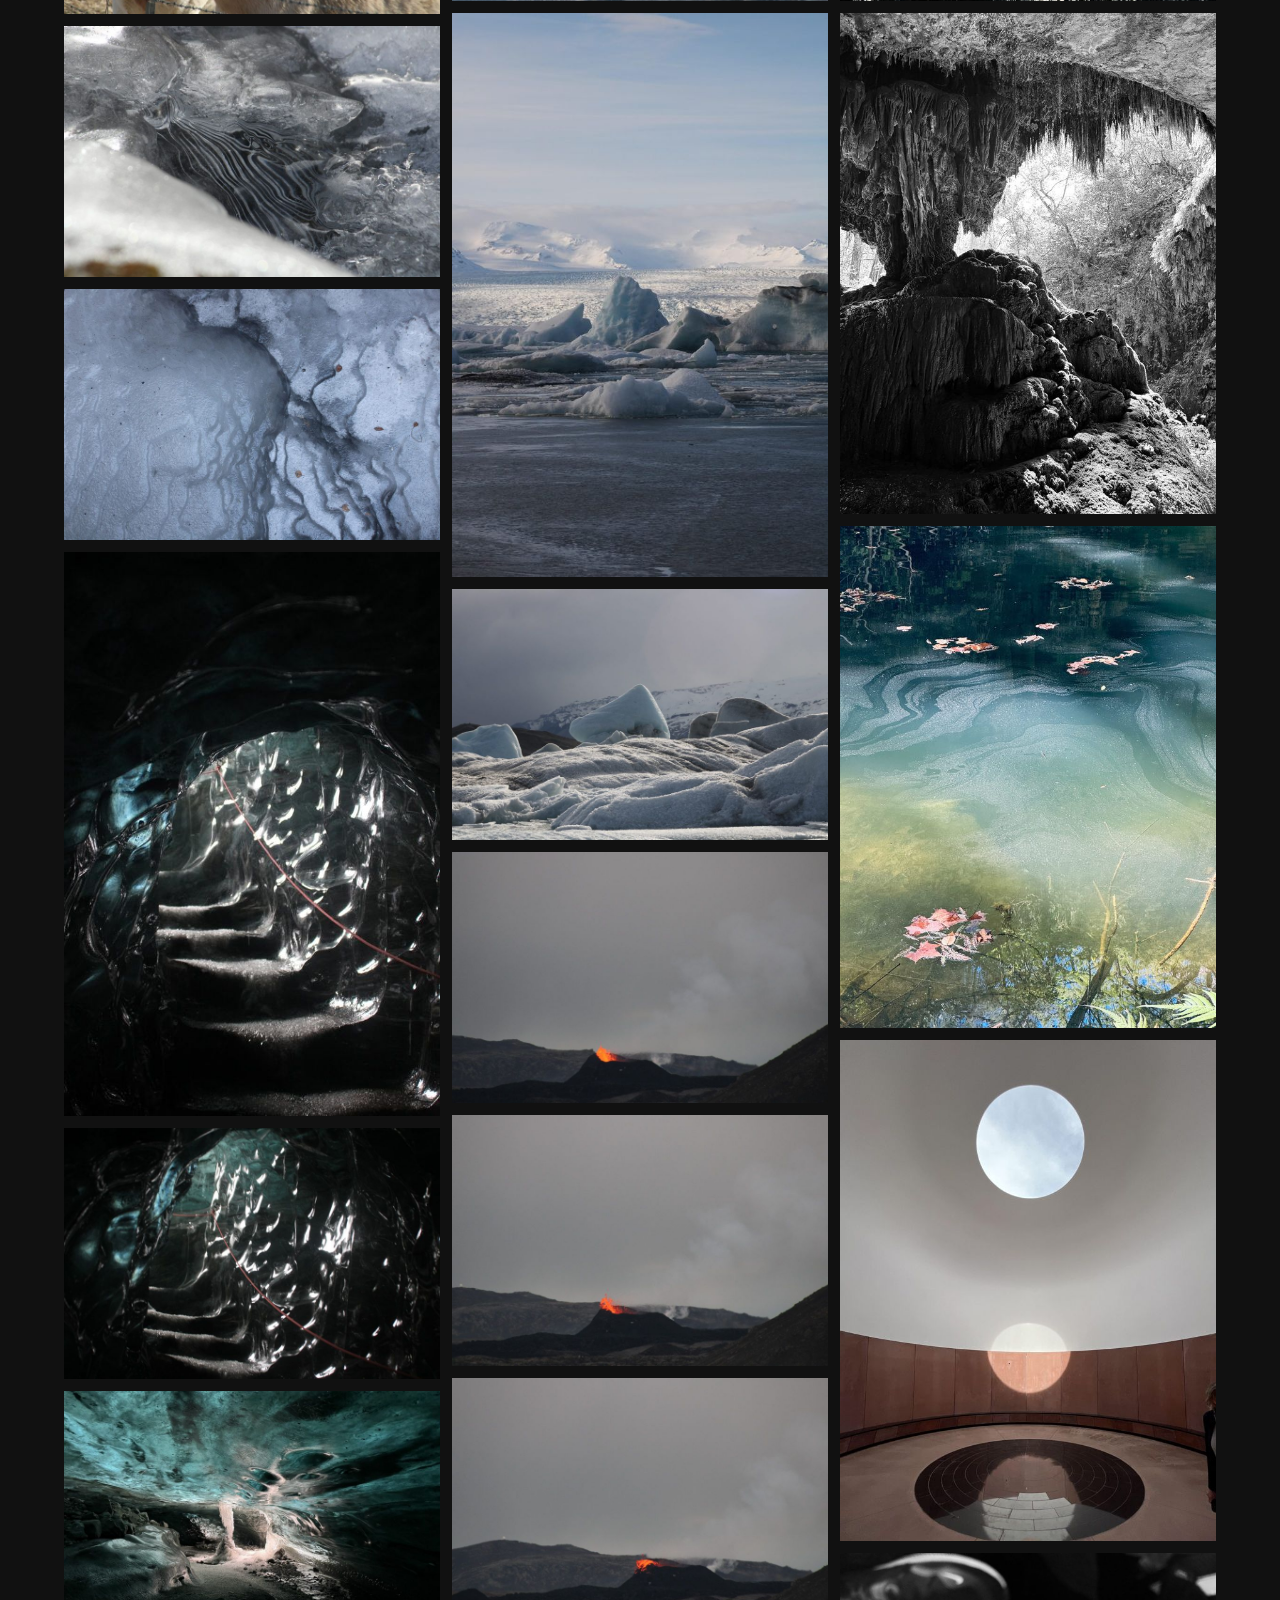
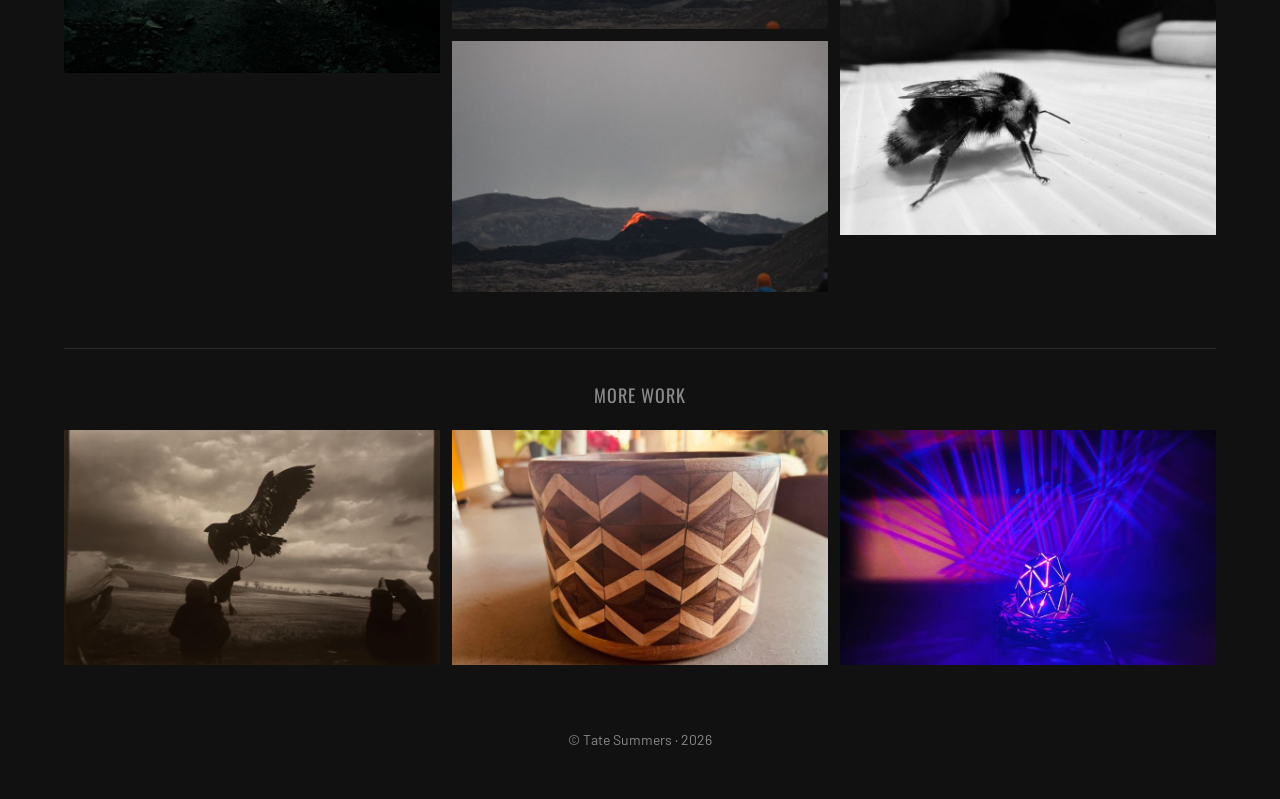
<file: photography-digital.html>
<!doctype html>
<html lang="en">
<head>
  <meta charset="utf-8">
  <meta name="viewport" content="width=device-width, initial-scale=1">
  <title>Photography (Digital) — Tate Summers</title>
  <meta name="description" content="Portfolio of Tate Summers: design &amp; technology, jewelry, glasswork, digital and film photography, and wood joinery.">
  <meta property="og:title" content="Photography (Digital) — Tate Summers">
  <meta property="og:type" content="website">
  <meta property="og:image" content="https://summersdesigns.com/images/photography-digital/thumb/ph-digital-01.jpg">
  <meta name="theme-color" content="#111111">
  <link rel="icon" href="assets/favicon.svg" type="image/svg+xml">
  <link rel="preconnect" href="https://fonts.googleapis.com">
  <link rel="preconnect" href="https://fonts.gstatic.com" crossorigin>
  <link href="https://fonts.googleapis.com/css2?family=Barlow:wght@400;500&family=Oswald:wght@400;500&display=swap" rel="stylesheet">
  <link rel="stylesheet" href="assets/style.css">
</head>
<body data-page="photography-digital">
  <a class="skip" href="#main">Skip to content</a>
  <header class="site-header"></header>
  <main id="main"><noscript><p style="text-align:center">This portfolio needs JavaScript turned on to show the photos.</p></noscript></main>
  <footer class="site-footer"></footer>
  <script src="content.js"></script>
  <script src="assets/site.js"></script>
</body>
</html>
</file>
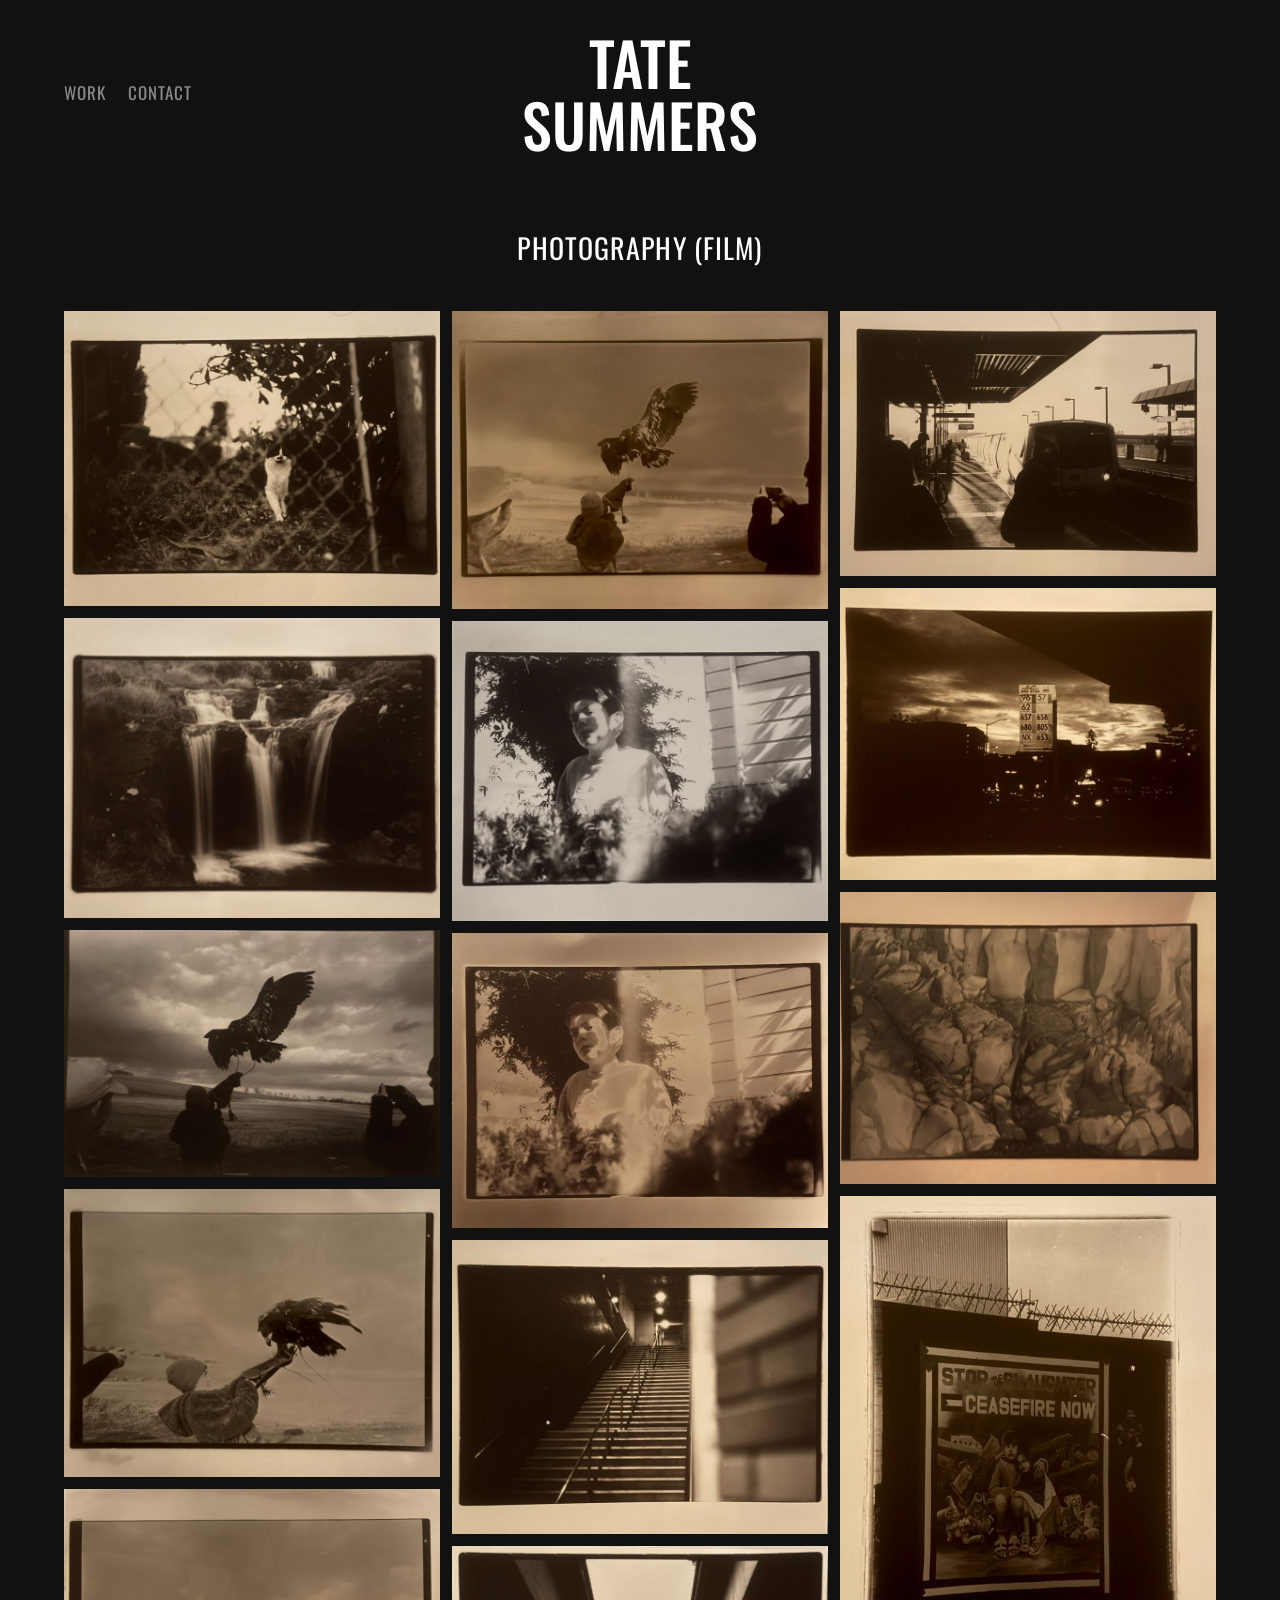
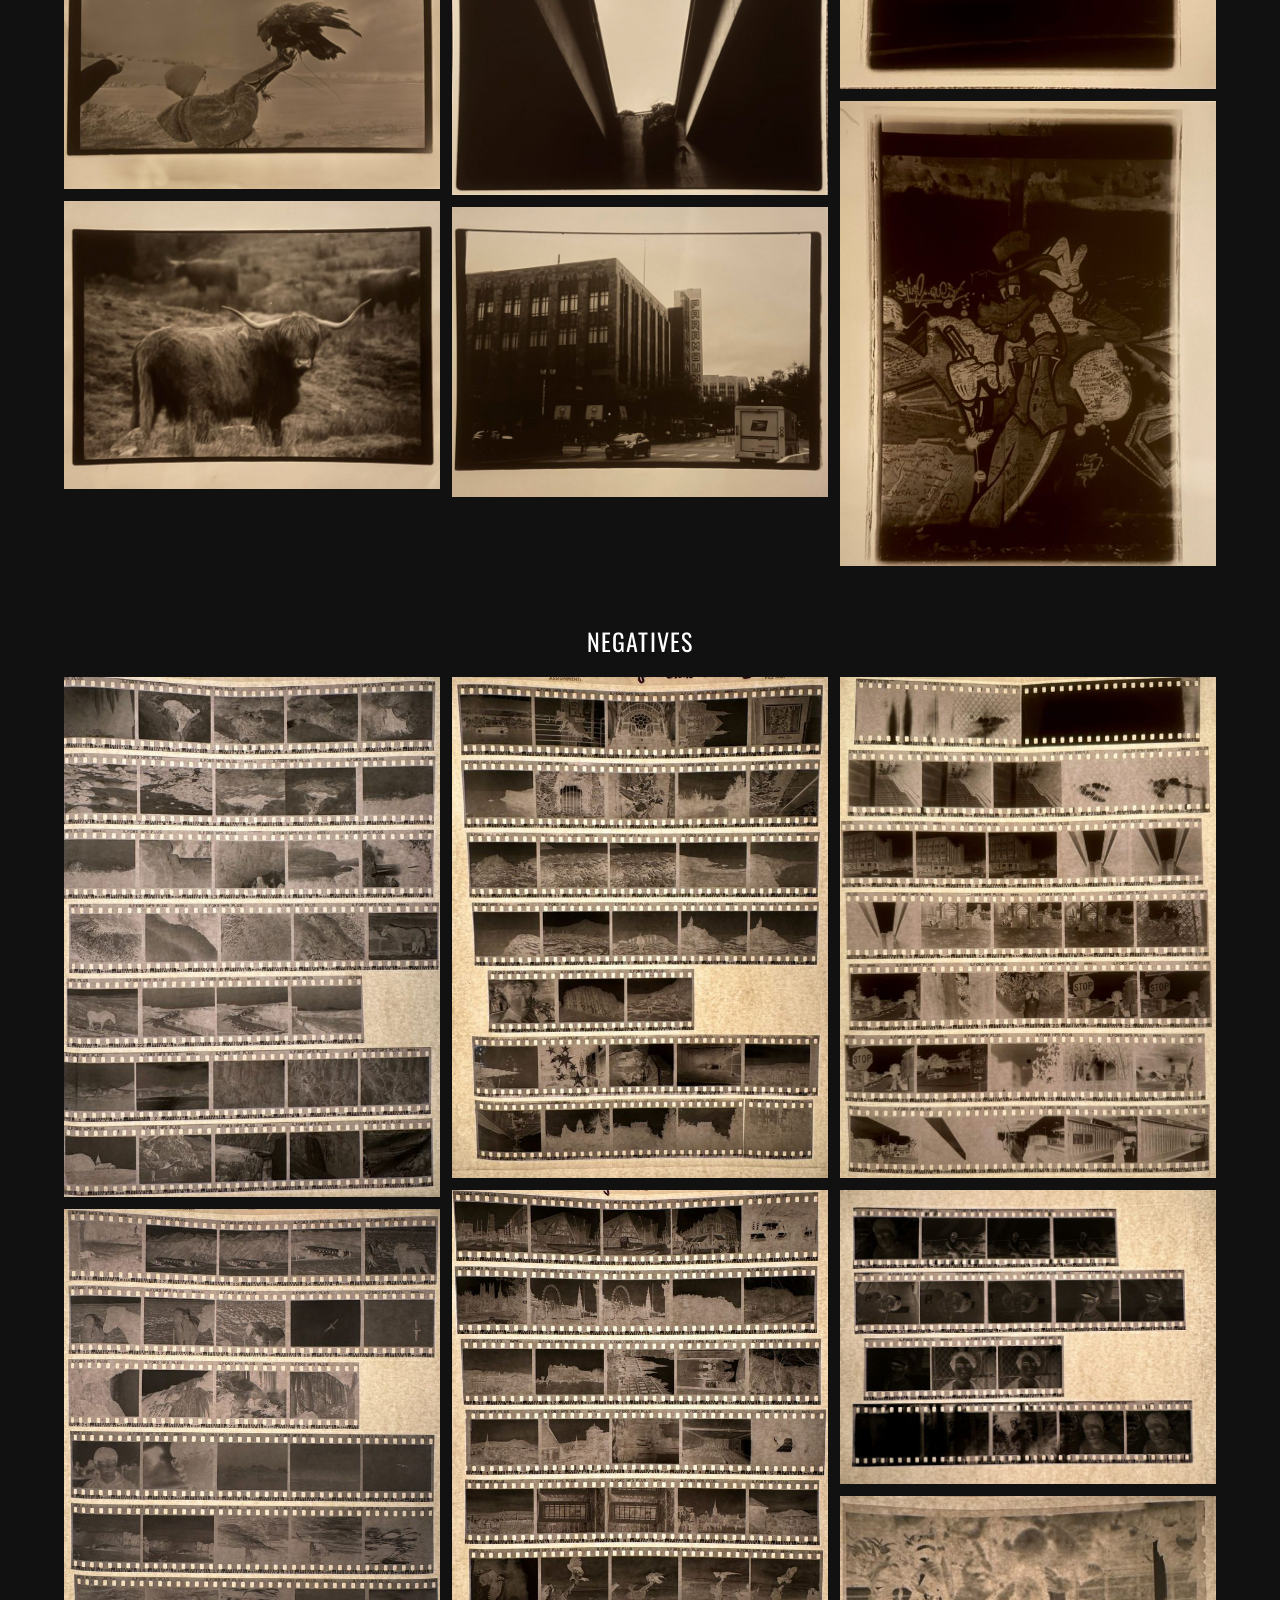
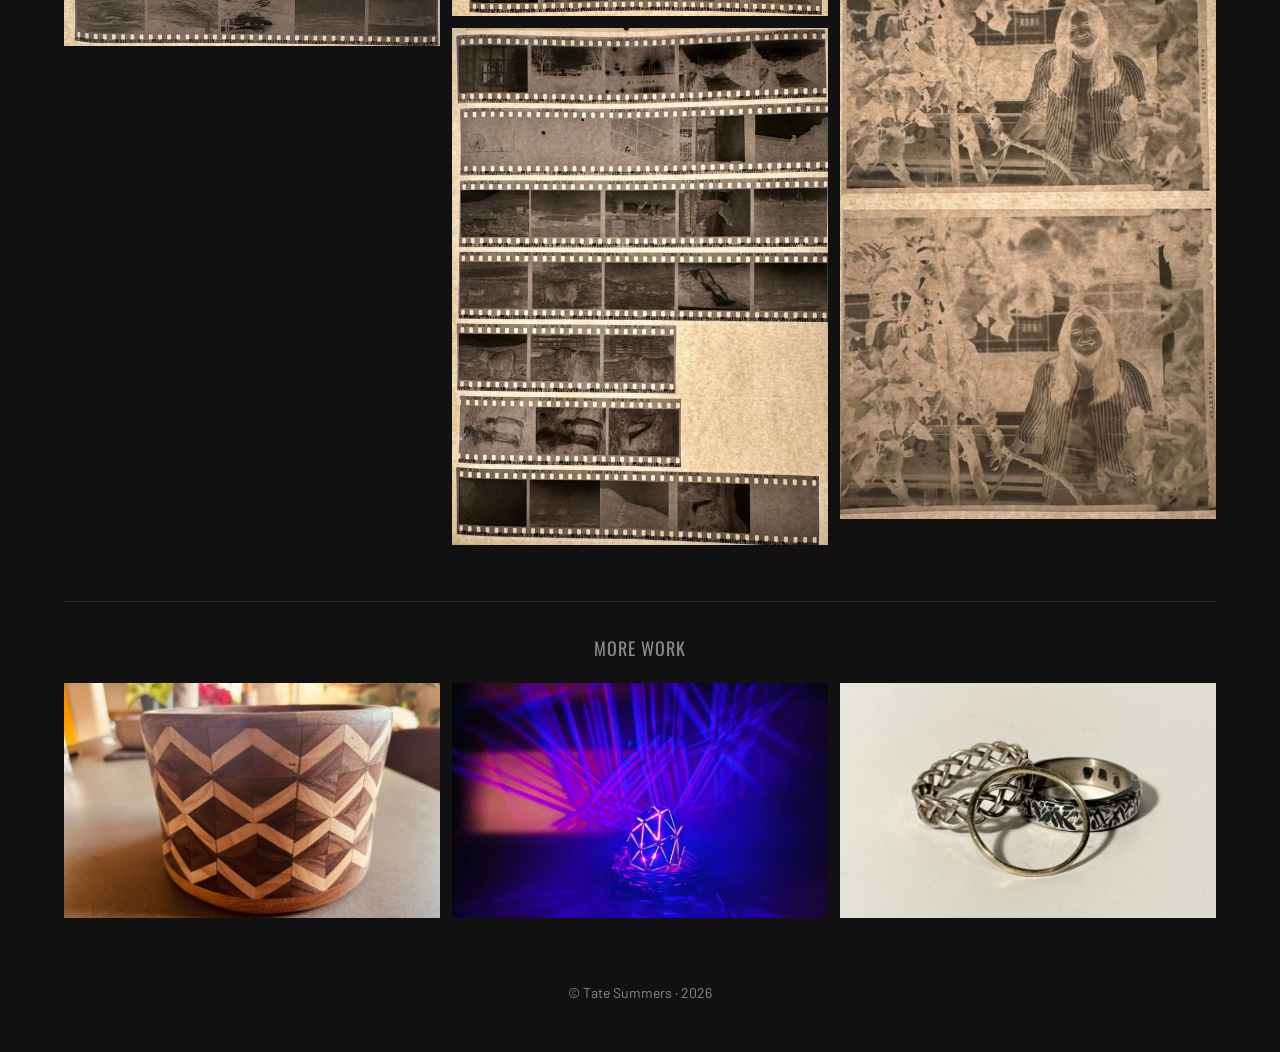
<file: photography-film.html>
<!doctype html>
<html lang="en">
<head>
  <meta charset="utf-8">
  <meta name="viewport" content="width=device-width, initial-scale=1">
  <title>Photography (Film) — Tate Summers</title>
  <meta name="description" content="Portfolio of Tate Summers: design &amp; technology, jewelry, glasswork, digital and film photography, and wood joinery.">
  <meta property="og:title" content="Photography (Film) — Tate Summers">
  <meta property="og:type" content="website">
  <meta property="og:image" content="https://summersdesigns.com/images/photography-film/thumb/ph-film-03.jpg">
  <meta name="theme-color" content="#111111">
  <link rel="icon" href="assets/favicon.svg" type="image/svg+xml">
  <link rel="preconnect" href="https://fonts.googleapis.com">
  <link rel="preconnect" href="https://fonts.gstatic.com" crossorigin>
  <link href="https://fonts.googleapis.com/css2?family=Barlow:wght@400;500&family=Oswald:wght@400;500&display=swap" rel="stylesheet">
  <link rel="stylesheet" href="assets/style.css">
</head>
<body data-page="photography-film">
  <a class="skip" href="#main">Skip to content</a>
  <header class="site-header"></header>
  <main id="main"><noscript><p style="text-align:center">This portfolio needs JavaScript turned on to show the photos.</p></noscript></main>
  <footer class="site-footer"></footer>
  <script src="content.js"></script>
  <script src="assets/site.js"></script>
</body>
</html>
</file>
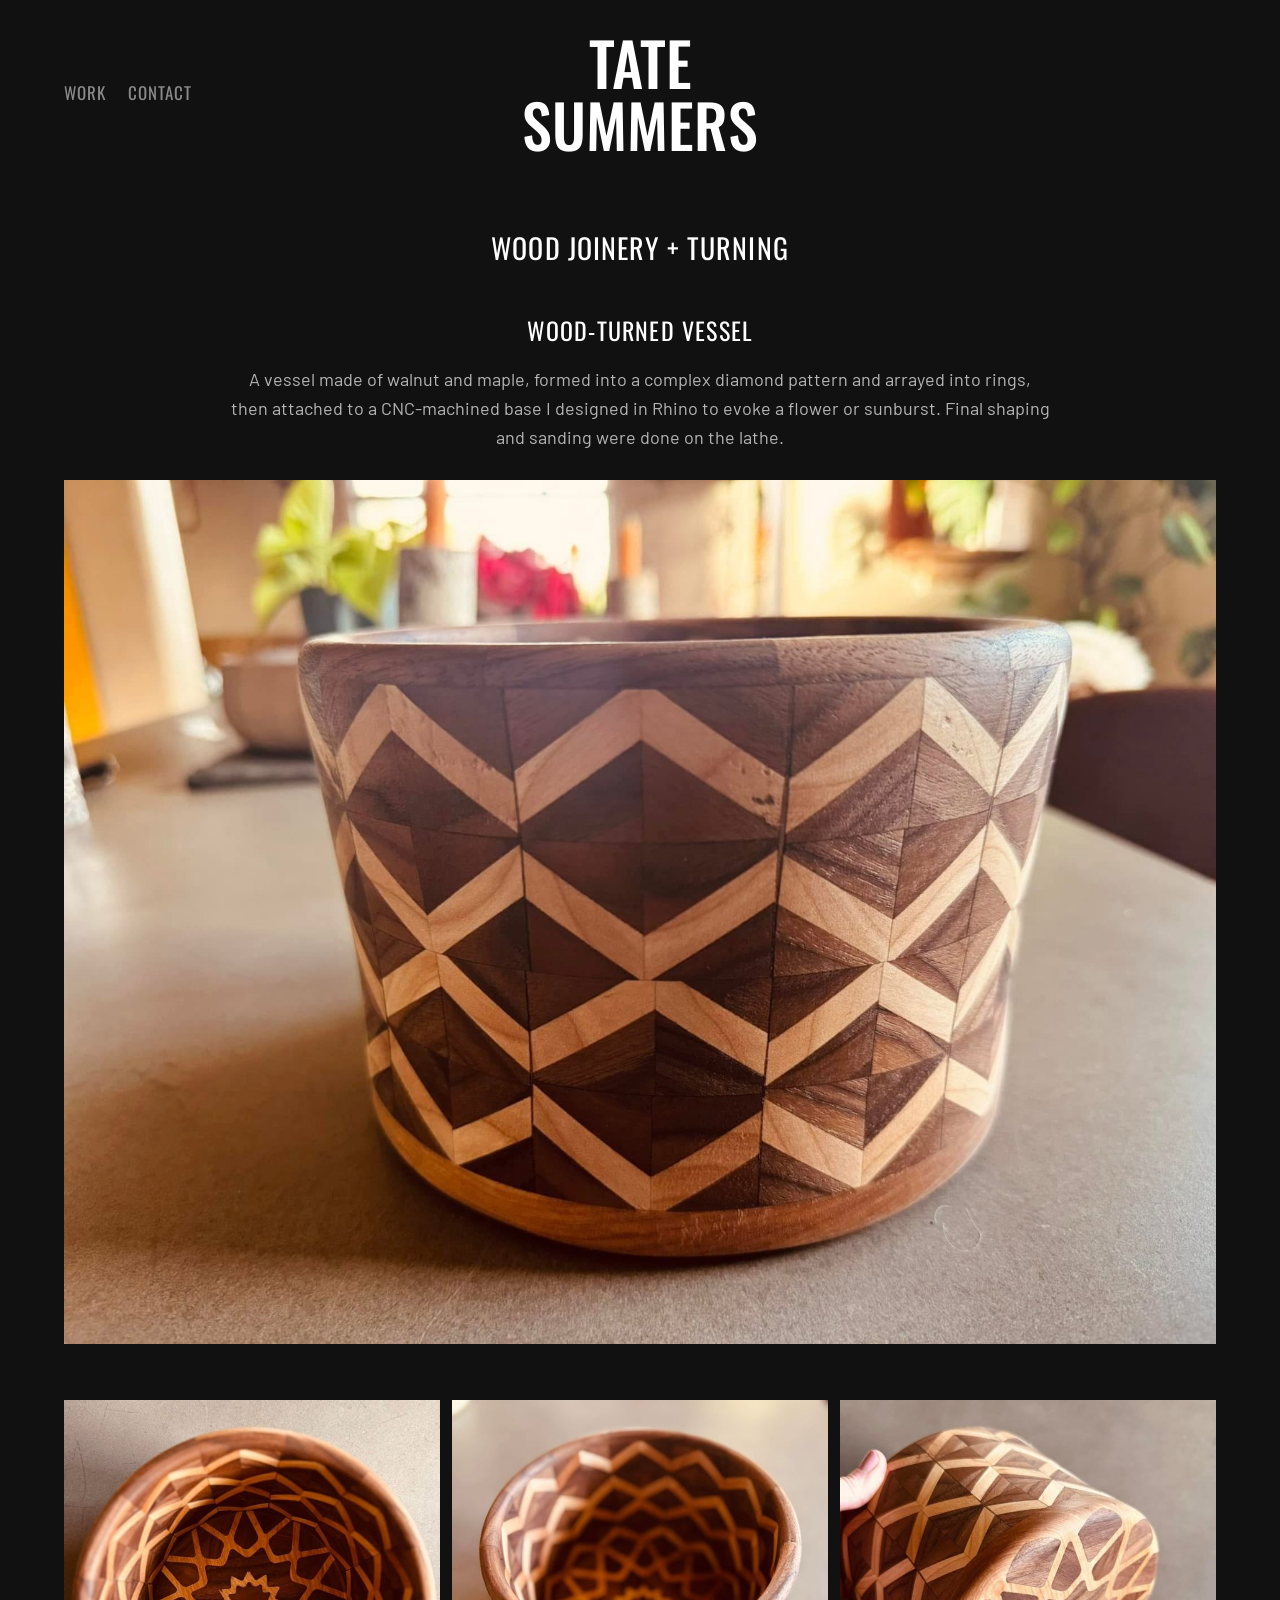
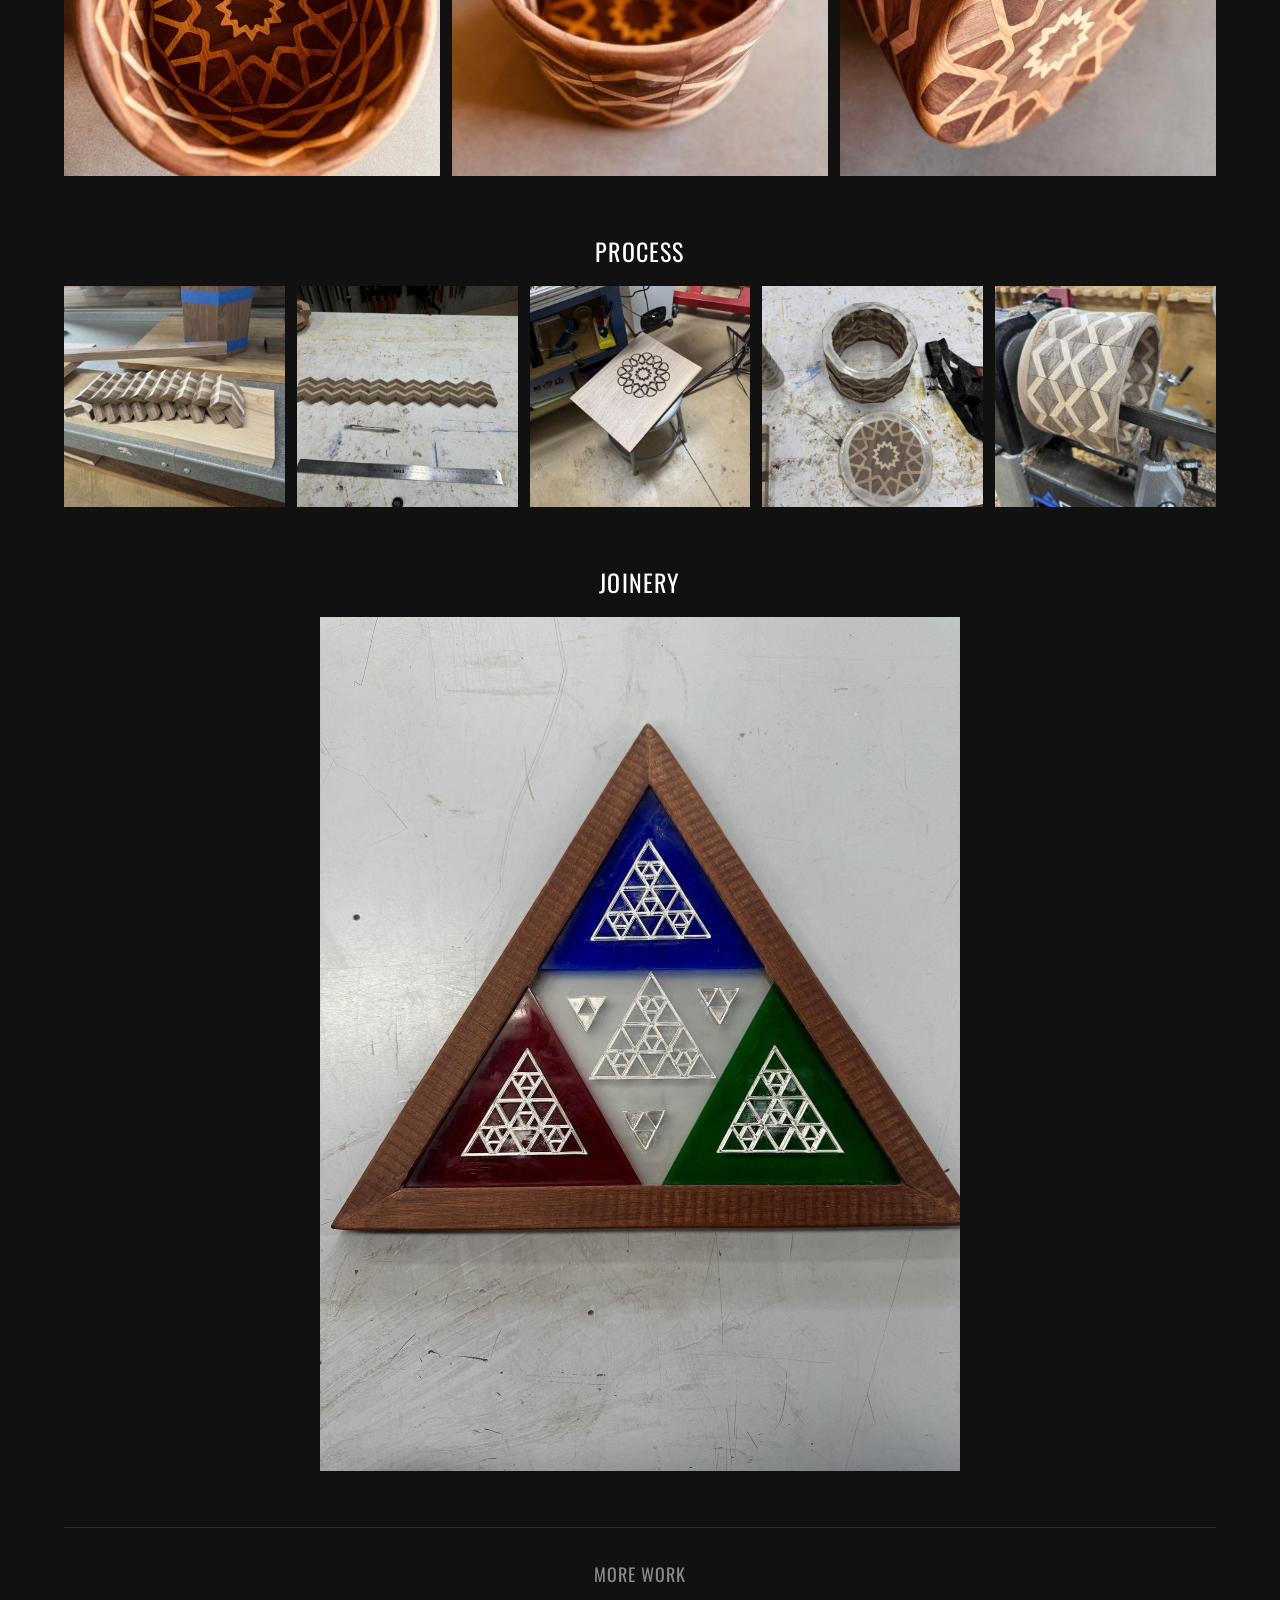
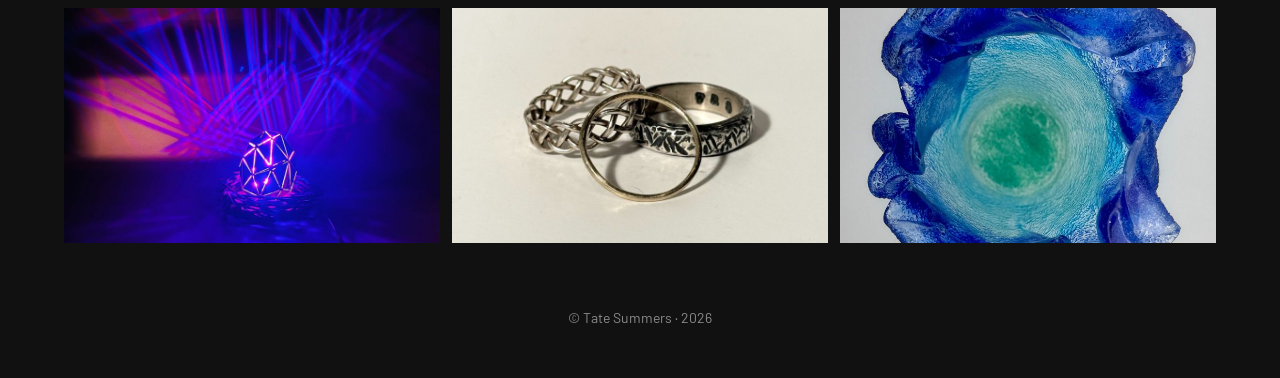
<file: wood-joinery-turning.html>
<!doctype html>
<html lang="en">
<head>
  <meta charset="utf-8">
  <meta name="viewport" content="width=device-width, initial-scale=1">
  <title>Wood Joinery + Turning — Tate Summers</title>
  <meta name="description" content="Portfolio of Tate Summers: design &amp; technology, jewelry, glasswork, digital and film photography, and wood joinery.">
  <meta property="og:title" content="Wood Joinery + Turning — Tate Summers">
  <meta property="og:type" content="website">
  <meta property="og:image" content="https://summersdesigns.com/images/wood-joinery-turning/thumb/wd-01.jpg">
  <meta name="theme-color" content="#111111">
  <link rel="icon" href="assets/favicon.svg" type="image/svg+xml">
  <link rel="preconnect" href="https://fonts.googleapis.com">
  <link rel="preconnect" href="https://fonts.gstatic.com" crossorigin>
  <link href="https://fonts.googleapis.com/css2?family=Barlow:wght@400;500&family=Oswald:wght@400;500&display=swap" rel="stylesheet">
  <link rel="stylesheet" href="assets/style.css">
</head>
<body data-page="wood-joinery-turning">
  <a class="skip" href="#main">Skip to content</a>
  <header class="site-header"></header>
  <main id="main"><noscript><p style="text-align:center">This portfolio needs JavaScript turned on to show the photos.</p></noscript></main>
  <footer class="site-footer"></footer>
  <script src="content.js"></script>
  <script src="assets/site.js"></script>
</body>
</html>
</file>
<file: assets/style.css>
/* Tate Summers — portfolio styles */
:root {
  --bg: #111111;
  --panel: #1a1a1a;
  --text: #ffffff;
  --body: #b5b5b5;
  --muted: #8a8a8a;
  --line: #2a2a2a;
  --accent: #e8703a;
  --max: 1200px;
  --gap: 12px;
  --head: "Oswald", "Arial Narrow", Arial, sans-serif;
  --sans: "Barlow", "Helvetica Neue", Arial, sans-serif;
}

* { box-sizing: border-box; }
html { -webkit-text-size-adjust: 100%; }
body {
  margin: 0;
  background: var(--bg);
  color: var(--body);
  font-family: var(--sans);
  font-size: 18px;
  line-height: 1.6;
}
img { display: block; max-width: 100%; height: auto; }
a { color: inherit; }
:focus-visible { outline: 2px solid var(--accent); outline-offset: 3px; }

.skip {
  position: absolute; left: -999px; top: 0;
  background: var(--text); color: var(--bg); padding: 8px 12px; z-index: 100;
}
.skip:focus { left: 8px; top: 8px; }

/* ---------- header ---------- */
.site-header {
  max-width: var(--max);
  margin: 0 auto;
  padding: 32px 24px 20px;
  display: grid;
  grid-template-columns: 1fr auto 1fr;
  align-items: center;
  gap: 16px;
}
.nav { display: flex; gap: 22px; }
.nav a {
  font-family: var(--head);
  text-transform: uppercase;
  letter-spacing: .06em;
  font-size: 17px;
  color: var(--muted);
  text-decoration: none;
}
.nav a:hover, .nav a[aria-current="page"] { color: var(--text); }
.logo {
  font-family: var(--head);
  font-weight: 500;
  text-transform: uppercase;
  color: var(--text);
  text-decoration: none;
  text-align: center;
  font-size: 60px;
  line-height: 1;
  letter-spacing: 0;
  display: inline-block;
}
.logo span { display: block; white-space: nowrap; }
.logo span + span { margin-top: 2px; }

/* ---------- main ---------- */
main { max-width: var(--max); margin: 0 auto; padding: 28px 24px 40px; }

.page-title {
  font-family: var(--head);
  font-weight: 400;
  text-transform: uppercase;
  letter-spacing: .04em;
  color: var(--text);
  text-align: center;
  font-size: 28px;
  margin: 24px 0 40px;
}

/* ---------- home grid ---------- */
.work-grid {
  display: grid;
  grid-template-columns: repeat(2, 1fr);
  gap: var(--gap);
}
.tile {
  position: relative;
  display: block;
  overflow: hidden;
  aspect-ratio: 16 / 10;
  background: var(--panel);
  text-decoration: none;
}
.tile img {
  width: 100%; height: 100%;
  object-fit: cover;
  transition: transform .5s ease, opacity .3s ease;
}
.tile .label {
  position: absolute; inset: 0;
  display: flex; flex-direction: column; justify-content: center; align-items: center;
  text-align: center;
  background: rgba(0, 0, 0, .55);
  opacity: 0;
  transition: opacity .3s ease;
  padding: 16px;
}
.tile .label strong {
  font-family: var(--head);
  font-weight: 400;
  text-transform: uppercase;
  letter-spacing: .05em;
  color: var(--text);
  font-size: 26px;
  line-height: 1.15;
}
.tile .label small { color: var(--body); font-size: 15px; margin-top: 4px; }
.tile:hover img, .tile:focus-visible img { transform: scale(1.04); }
.tile:hover .label, .tile:focus-visible .label { opacity: 1; }
@media (hover: none) {
  .tile .label {
    opacity: 1; top: auto; justify-content: flex-end; align-items: flex-start; text-align: left;
    background: linear-gradient(transparent, rgba(0, 0, 0, .75));
  }
  .tile .label strong { font-size: 20px; }
}

/* ---------- project page ---------- */
.section { margin: 0 auto 56px; }
.section h2 {
  font-family: var(--head);
  font-weight: 400;
  text-transform: uppercase;
  letter-spacing: .05em;
  color: var(--text);
  text-align: center;
  font-size: 24px;
  margin: 0 0 16px;
}
.section p {
  max-width: 820px;
  margin: 0 auto 28px;
  text-align: center;
  color: var(--body);
}
.gallery { display: grid; gap: var(--gap); }
.gallery button {
  all: unset;
  cursor: zoom-in;
  display: block;
  background: var(--panel);
  overflow: hidden;
}
.gallery button:focus-visible { outline: 2px solid var(--accent); outline-offset: 2px; }
.gallery img { width: 100%; transition: opacity .3s ease; }
.gallery button:hover img { opacity: .88; }

.layout-stack { grid-template-columns: 1fr; }
.layout-stack.narrow { max-width: 640px; margin: 0 auto; }

.layout-grid { grid-template-columns: repeat(3, 1fr); }
.layout-grid.count-2, .layout-grid.count-4 { grid-template-columns: repeat(2, 1fr); }
.layout-grid button { aspect-ratio: 1 / 1; }
.layout-grid img { height: 100%; object-fit: cover; }

.layout-grid.count-8, .layout-grid.count-12, .layout-grid.count-16 { grid-template-columns: repeat(4, 1fr); }
.layout-grid.count-5 { grid-template-columns: repeat(5, 1fr); }

.layout-pair { grid-template-columns: repeat(2, 1fr); }
.layout-pair button { aspect-ratio: 1 / 1; }
.layout-pair img { height: 100%; object-fit: cover; }

/* masonry: photos keep their natural shape, in columns */
.gallery.layout-masonry { display: block; columns: 3; column-gap: var(--gap); }
.layout-masonry button { width: 100%; margin: 0 0 var(--gap); break-inside: avoid; }

/* more work */
.more { border-top: 1px solid var(--line); padding-top: 32px; margin-top: 24px; }
.more h3 {
  font-family: var(--head); font-weight: 400; text-transform: uppercase;
  letter-spacing: .06em; color: var(--muted); text-align: center; font-size: 18px; margin: 0 0 20px;
}
.more .work-grid { grid-template-columns: repeat(3, 1fr); }
.more .tile .label strong { font-size: 18px; }

/* ---------- contact ---------- */
.contact {
  text-align: center;
  font-size: 22px;
  color: var(--text);
}
.contact a { text-decoration: none; border-bottom: 1px solid var(--muted); }
.contact a:hover { border-color: var(--accent); }
.contact .sep { color: var(--muted); margin: 0 12px; }
.contact .button {
  display: inline-block;
  margin-top: 32px;
  padding: 12px 28px;
  border: 1px solid var(--text);
  font-family: var(--head);
  text-transform: uppercase;
  letter-spacing: .08em;
  font-size: 16px;
}
.contact .button:hover { background: var(--text); color: var(--bg); }

/* ---------- footer ---------- */
.site-footer {
  text-align: center;
  color: var(--muted);
  font-size: 14px;
  padding: 24px 24px 48px;
}
.to-top {
  position: fixed; right: 20px; bottom: 20px;
  width: 44px; height: 44px; border-radius: 50%;
  border: 0; background: #2b2b2b; color: var(--text);
  font-size: 20px; cursor: pointer;
  opacity: 0; pointer-events: none; transition: opacity .3s ease;
}
.to-top.show { opacity: .85; pointer-events: auto; }

/* ---------- lightbox ---------- */
.lightbox {
  position: fixed; inset: 0; z-index: 50;
  background: rgba(0, 0, 0, .94);
  display: none; align-items: center; justify-content: center;
}
.lightbox.open { display: flex; }
.lightbox img { max-width: 92vw; max-height: 86vh; width: auto; height: auto; }
.lightbox button {
  position: absolute;
  background: none; border: 0; color: var(--text);
  font-size: 34px; line-height: 1; cursor: pointer; padding: 14px;
  opacity: .8;
}
.lightbox button:hover { opacity: 1; }
.lb-close { top: 8px; right: 12px; }
.lb-prev { left: 8px; top: 50%; transform: translateY(-50%); }
.lb-next { right: 8px; top: 50%; transform: translateY(-50%); }
.lb-count { position: absolute; bottom: 14px; left: 0; right: 0; text-align: center; color: var(--muted); font-size: 14px; }

/* ---------- responsive ---------- */
@media (max-width: 800px) {
  .logo { font-size: 48px; }
  .layout-grid, .layout-grid.count-5, .layout-grid.count-8, .layout-grid.count-12, .layout-grid.count-16, .more .work-grid { grid-template-columns: repeat(2, 1fr); }
  .gallery.layout-masonry { columns: 2; }
}
@media (max-width: 600px) {
  body { font-size: 17px; }
  .site-header { grid-template-columns: 1fr; justify-items: center; padding: 22px 16px 0; }
  .site-header .nav { order: 2; }
  .site-header .spacer { display: none; }
  .logo { font-size: 44px; }
  main { padding: 16px 16px 32px; }
  .work-grid { grid-template-columns: 1fr; }
  .layout-pair { grid-template-columns: 1fr; }
  .layout-pair button { aspect-ratio: auto; }
  .section p { text-align: left; }
  .contact { font-size: 19px; }
  .contact .sep { display: block; height: 6px; overflow: hidden; color: transparent; }
  .lb-prev, .lb-next { display: none; }
}
@media (prefers-reduced-motion: reduce) {
  * { transition: none !important; }
}
</file>
